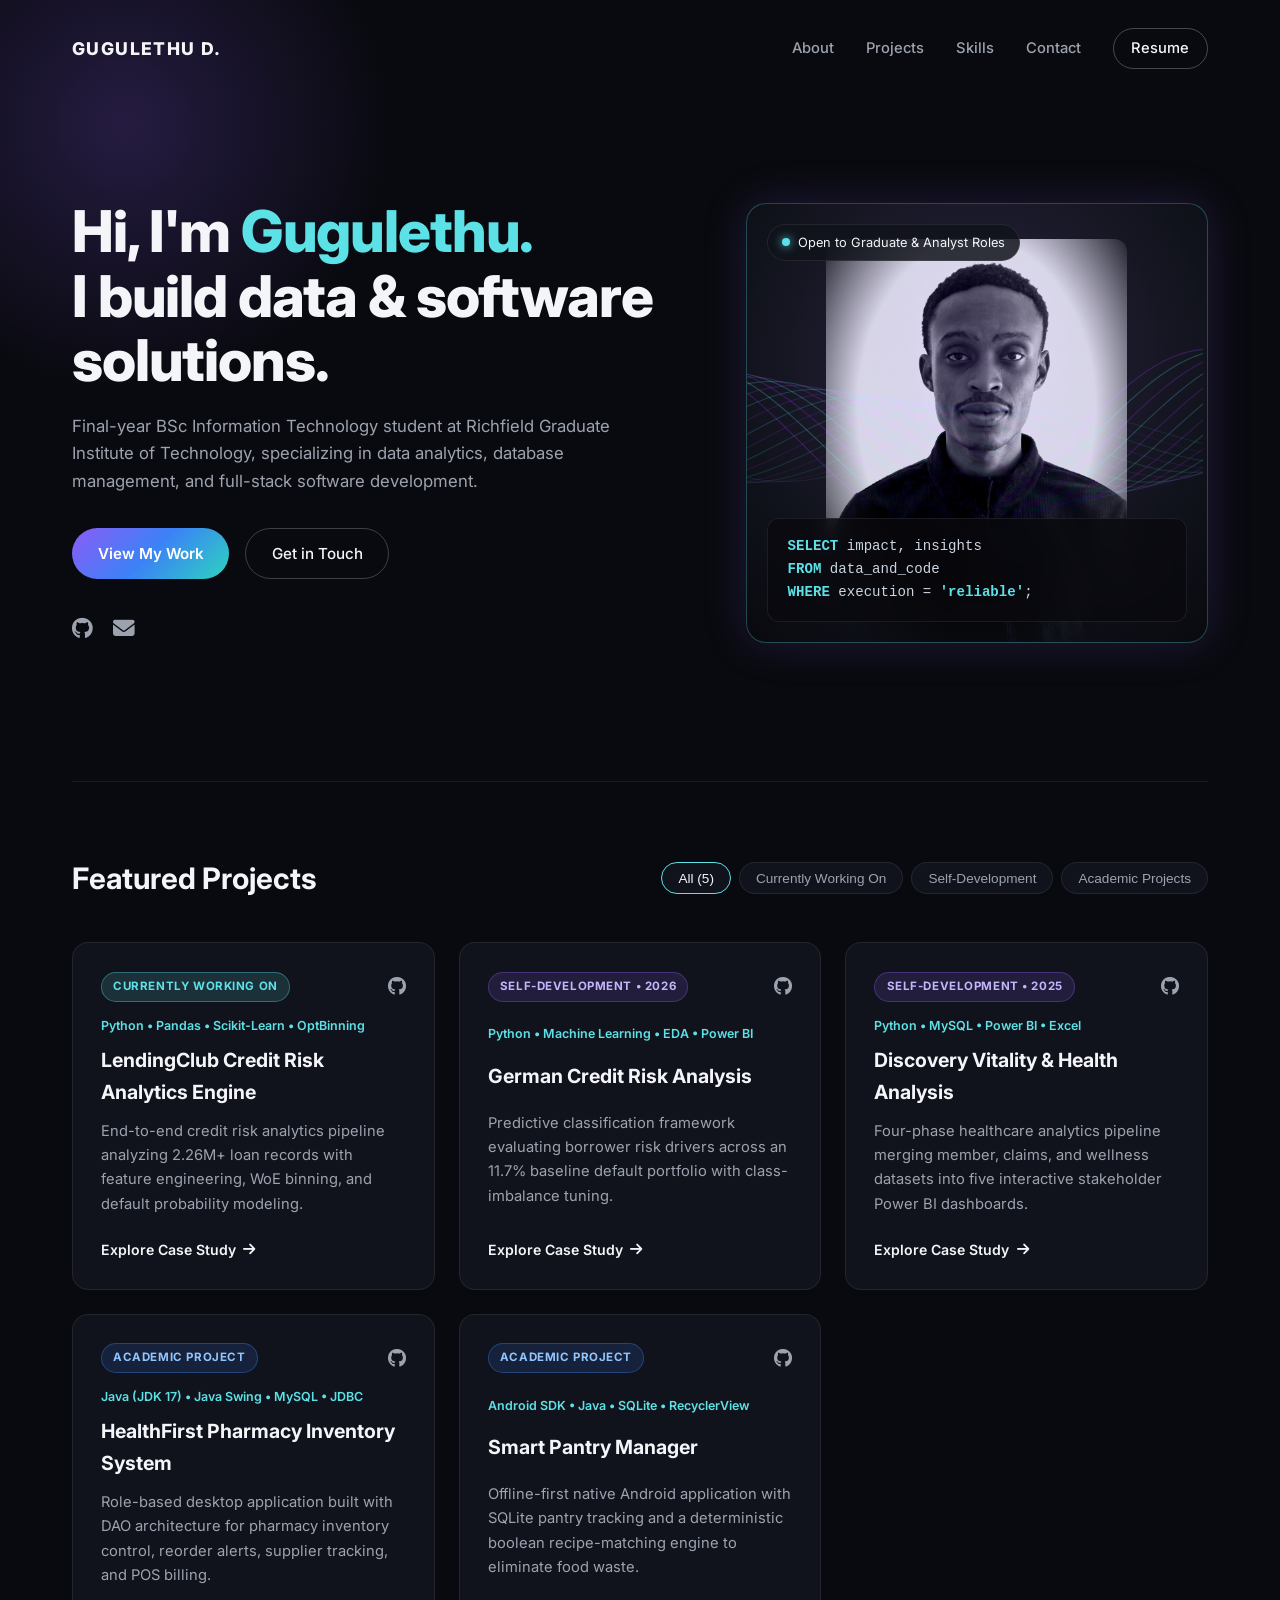
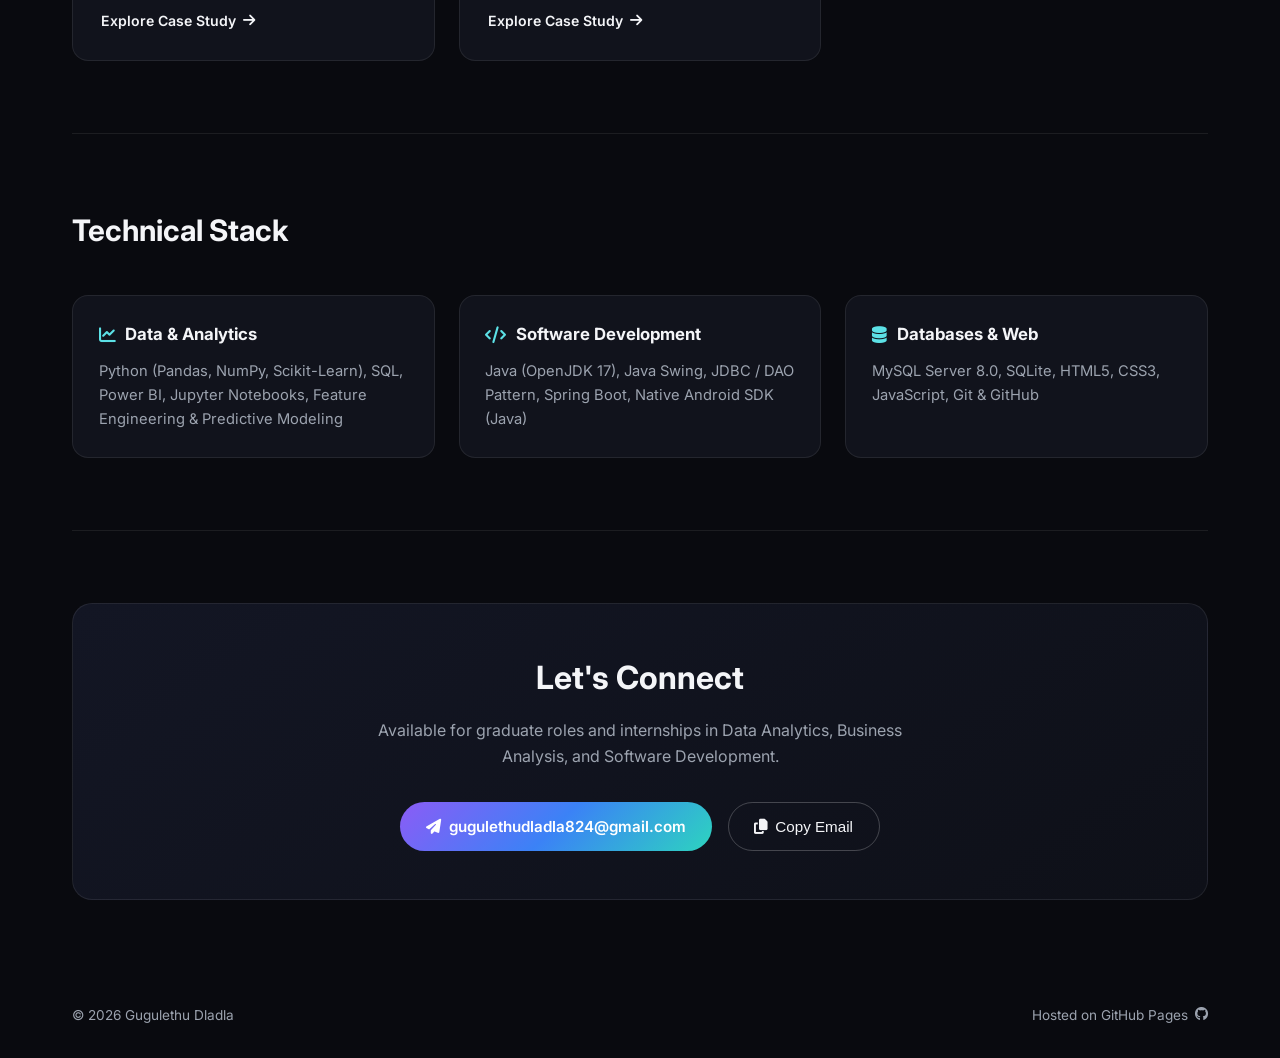
<file: index.html>
<!DOCTYPE html>
<html lang="en">
<head>
  <meta charset="UTF-8" />
  <meta name="viewport" content="width=device-width, initial-scale=1.0" />
  <title>Gugulethu Dladla | Data Analytics &amp; Software Development</title>
  <link rel="preconnect" href="https://fonts.googleapis.com" />
  <link rel="preconnect" href="https://fonts.gstatic.com" crossorigin />
  <link href="https://fonts.googleapis.com/css2?family=Inter:wght@300;400;500;600;700;800&display=swap" rel="stylesheet" />
  <link rel="stylesheet" href="https://cdnjs.cloudflare.com/ajax/libs/font-awesome/6.5.0/css/all.min.css" />
  <link rel="stylesheet" href="style.css" />
</head>
<body>
  <div class="ambient-glow"></div>

  <!-- Navigation -->
  <header class="navbar">
    <a href="index.html" class="logo">GUGULETHU D.</a>
    <nav class="nav-links" id="navLinks">
      <a href="#about">About</a>
      <a href="#projects">Projects</a>
      <a href="#skills">Skills</a>
      <a href="#contact">Contact</a>
      <a href="#contact" class="btn-outline-sm">Resume</a>
    </nav>
    <button class="menu-toggle" id="menuToggle" aria-label="Toggle Menu">
      <i class="fas fa-bars"></i>
    </button>
  </header>

  <main>
    <!-- Hero Section -->
    <section class="hero" id="about">
      <div class="hero-content">
        <h1>Hi, I'm <span class="accent-text">Gugulethu.</span><br />I build data &amp; software solutions.</h1>
        <p class="hero-subtitle">
          Final-year BSc Information Technology student at Richfield Graduate Institute of Technology, specializing in data analytics, database management, and full-stack software development.
        </p>
        <div class="hero-cta">
          <a href="#projects" class="btn-primary">View My Work</a>
          <a href="#contact" class="btn-secondary">Get in Touch</a>
        </div>
        <div class="hero-socials">
          <a href="https://github.com/Gugulethu-DataAnalyst" target="_blank" rel="noopener" aria-label="GitHub">
            <i class="fab fa-github"></i>
          </a>
          <a href="mailto:gugulethudladla824@gmail.com" aria-label="Email">
            <i class="fas fa-envelope"></i>
          </a>
        </div>
      </div>

      <div class="hero-visual">
        <div class="visual-frame">
          <canvas id="waveCanvas"></canvas>
          <img
            src="profile.jpeg"
            alt="Gugulethu Dladla"
            class="profile-portrait"
          />
          <div class="visual-overlay">
            <div class="status-badge">
              <span class="pulse-dot"></span> Open to Graduate &amp; Analyst Roles
            </div>
            <div class="code-snippet">
              <span>SELECT</span> impact, insights<br />
              <span>FROM</span> data_and_code<br />
              <span>WHERE</span> execution = <span>'reliable'</span>;
            </div>
          </div>
        </div>
      </div>
    </section>

    <!-- Projects Section -->
    <section class="section" id="projects">
      <div class="section-header">
        <h2>Featured Projects</h2>
        <div class="filter-tabs" id="filterTabs">
          <button class="filter-btn active" data-filter="all">All (5)</button>
          <button class="filter-btn" data-filter="active">Currently Working On</button>
          <button class="filter-btn" data-filter="self-dev">Self-Development</button>
          <button class="filter-btn" data-filter="school">Academic Projects</button>
        </div>
      </div>

      <div class="projects-grid" id="projectsGrid">
        <!-- 1. Currently Working On: LendingClub Credit Risk Analytics Engine -->
        <article class="project-card" data-category="active">
          <div class="card-top">
            <span class="tag-badge badge-active">Currently Working On</span>
            <a href="https://github.com/Gugulethu-DataAnalyst/LendingClub_credit-risk-analytics-engine" target="_blank" rel="noopener" aria-label="GitHub Repo">
              <i class="fab fa-github"></i>
            </a>
          </div>
          <span class="tech-line">Python • Pandas • Scikit-Learn • OptBinning</span>
          <h3>LendingClub Credit Risk Analytics Engine</h3>
          <p>End-to-end credit risk analytics pipeline analyzing 2.26M+ loan records with feature engineering, WoE binning, and default probability modeling.</p>
          <a href="projects/lendingclub-credit-risk.html" class="card-link">
            Explore Case Study <i class="fas fa-arrow-right"></i>
          </a>
        </article>

        <!-- 2. Self-Development: German Credit Risk Analysis -->
        <article class="project-card" data-category="self-dev">
          <div class="card-top">
            <span class="tag-badge badge-self">Self-Development • 2026</span>
            <a href="https://github.com/Gugulethu-DataAnalyst/German_credit_Check-Analysis" target="_blank" rel="noopener" aria-label="GitHub Repo">
              <i class="fab fa-github"></i>
            </a>
          </div>
          <span class="tech-line">Python • Machine Learning • EDA • Power BI</span>
          <h3>German Credit Risk Analysis</h3>
          <p>Predictive classification framework evaluating borrower risk drivers across an 11.7% baseline default portfolio with class-imbalance tuning.</p>
          <a href="projects/german-credit-risk.html" class="card-link">
            Explore Case Study <i class="fas fa-arrow-right"></i>
          </a>
        </article>

        <!-- 3. Self-Development: Discovery Vitality & Health Analysis -->
        <article class="project-card" data-category="self-dev">
          <div class="card-top">
            <span class="tag-badge badge-self">Self-Development • 2025</span>
            <a href="https://github.com/Gugulethu-DataAnalyst/discovery-health-analysis" target="_blank" rel="noopener" aria-label="GitHub Repo">
              <i class="fab fa-github"></i>
            </a>
          </div>
          <span class="tech-line">Python • MySQL • Power BI • Excel</span>
          <h3>Discovery Vitality &amp; Health Analysis</h3>
          <p>Four-phase healthcare analytics pipeline merging member, claims, and wellness datasets into five interactive stakeholder Power BI dashboards.</p>
          <a href="projects/discovery.html" class="card-link">
            Explore Case Study <i class="fas fa-arrow-right"></i>
          </a>
        </article>

        <!-- 4. School Project: HealthFirst Pharmacy Inventory Management System -->
        <article class="project-card" data-category="school">
          <div class="card-top">
            <span class="tag-badge badge-school">Academic Project</span>
            <a href="https://github.com/Gugulethu-DataAnalyst/pharmaceuaticalDatabseSystem" target="_blank" rel="noopener" aria-label="GitHub Repo">
              <i class="fab fa-github"></i>
            </a>
          </div>
          <span class="tech-line">Java (JDK 17) • Java Swing • MySQL • JDBC</span>
          <h3>HealthFirst Pharmacy Inventory System</h3>
          <p>Role-based desktop application built with DAO architecture for pharmacy inventory control, reorder alerts, supplier tracking, and POS billing.</p>
          <a href="projects/pharmaceutical-pims.html" class="card-link">
            Explore Case Study <i class="fas fa-arrow-right"></i>
          </a>
        </article>

        <!-- 5. School Project: Smart Pantry Manager -->
        <article class="project-card" data-category="school">
          <div class="card-top">
            <span class="tag-badge badge-school">Academic Project</span>
            <a href="https://github.com/Gugulethu-DataAnalyst/SmartPantryManager" target="_blank" rel="noopener" aria-label="GitHub Repo">
              <i class="fab fa-github"></i>
            </a>
          </div>
          <span class="tech-line">Android SDK • Java • SQLite • RecyclerView</span>
          <h3>Smart Pantry Manager</h3>
          <p>Offline-first native Android application with SQLite pantry tracking and a deterministic boolean recipe-matching engine to eliminate food waste.</p>
          <a href="projects/smart-pantry-manager.html" class="card-link">
            Explore Case Study <i class="fas fa-arrow-right"></i>
          </a>
        </article>
      </div>
    </section>

    <!-- Skills Section -->
    <section class="section" id="skills">
      <div class="section-header">
        <h2>Technical Stack</h2>
      </div>
      <div class="skills-grid">
        <div class="skill-box">
          <h4><i class="fas fa-chart-line"></i> Data &amp; Analytics</h4>
          <p>Python (Pandas, NumPy, Scikit-Learn), SQL, Power BI, Jupyter Notebooks, Feature Engineering &amp; Predictive Modeling</p>
        </div>
        <div class="skill-box">
          <h4><i class="fas fa-code"></i> Software Development</h4>
          <p>Java (OpenJDK 17), Java Swing, JDBC / DAO Pattern, Spring Boot, Native Android SDK (Java)</p>
        </div>
        <div class="skill-box">
          <h4><i class="fas fa-database"></i> Databases &amp; Web</h4>
          <p>MySQL Server 8.0, SQLite, HTML5, CSS3, JavaScript, Git &amp; GitHub</p>
        </div>
      </div>
    </section>

    <!-- Contact Section -->
    <section class="section contact-section" id="contact">
      <div class="contact-card">
        <h2>Let's Connect</h2>
        <p>Available for graduate roles and internships in Data Analytics, Business Analysis, and Software Development.</p>
        <div class="contact-actions">
          <a href="mailto:gugulethudladla824@gmail.com" class="btn-primary">
            <i class="fas fa-paper-plane"></i> gugulethudladla824@gmail.com
          </a>
          <button class="btn-secondary" id="copyEmailBtn">
            <i class="fas fa-copy"></i> Copy Email
          </button>
        </div>
      </div>
    </section>
  </main>

  <footer class="footer">
    <span>&copy; 2026 Gugulethu Dladla</span>
    <a href="https://github.com/Gugulethu-DataAnalyst" target="_blank" rel="noopener" class="gh-badge">
      Hosted on GitHub Pages <i class="fab fa-github"></i>
    </a>
  </footer>

  <script src="script.js"></script>
</body>
</html>
</file>
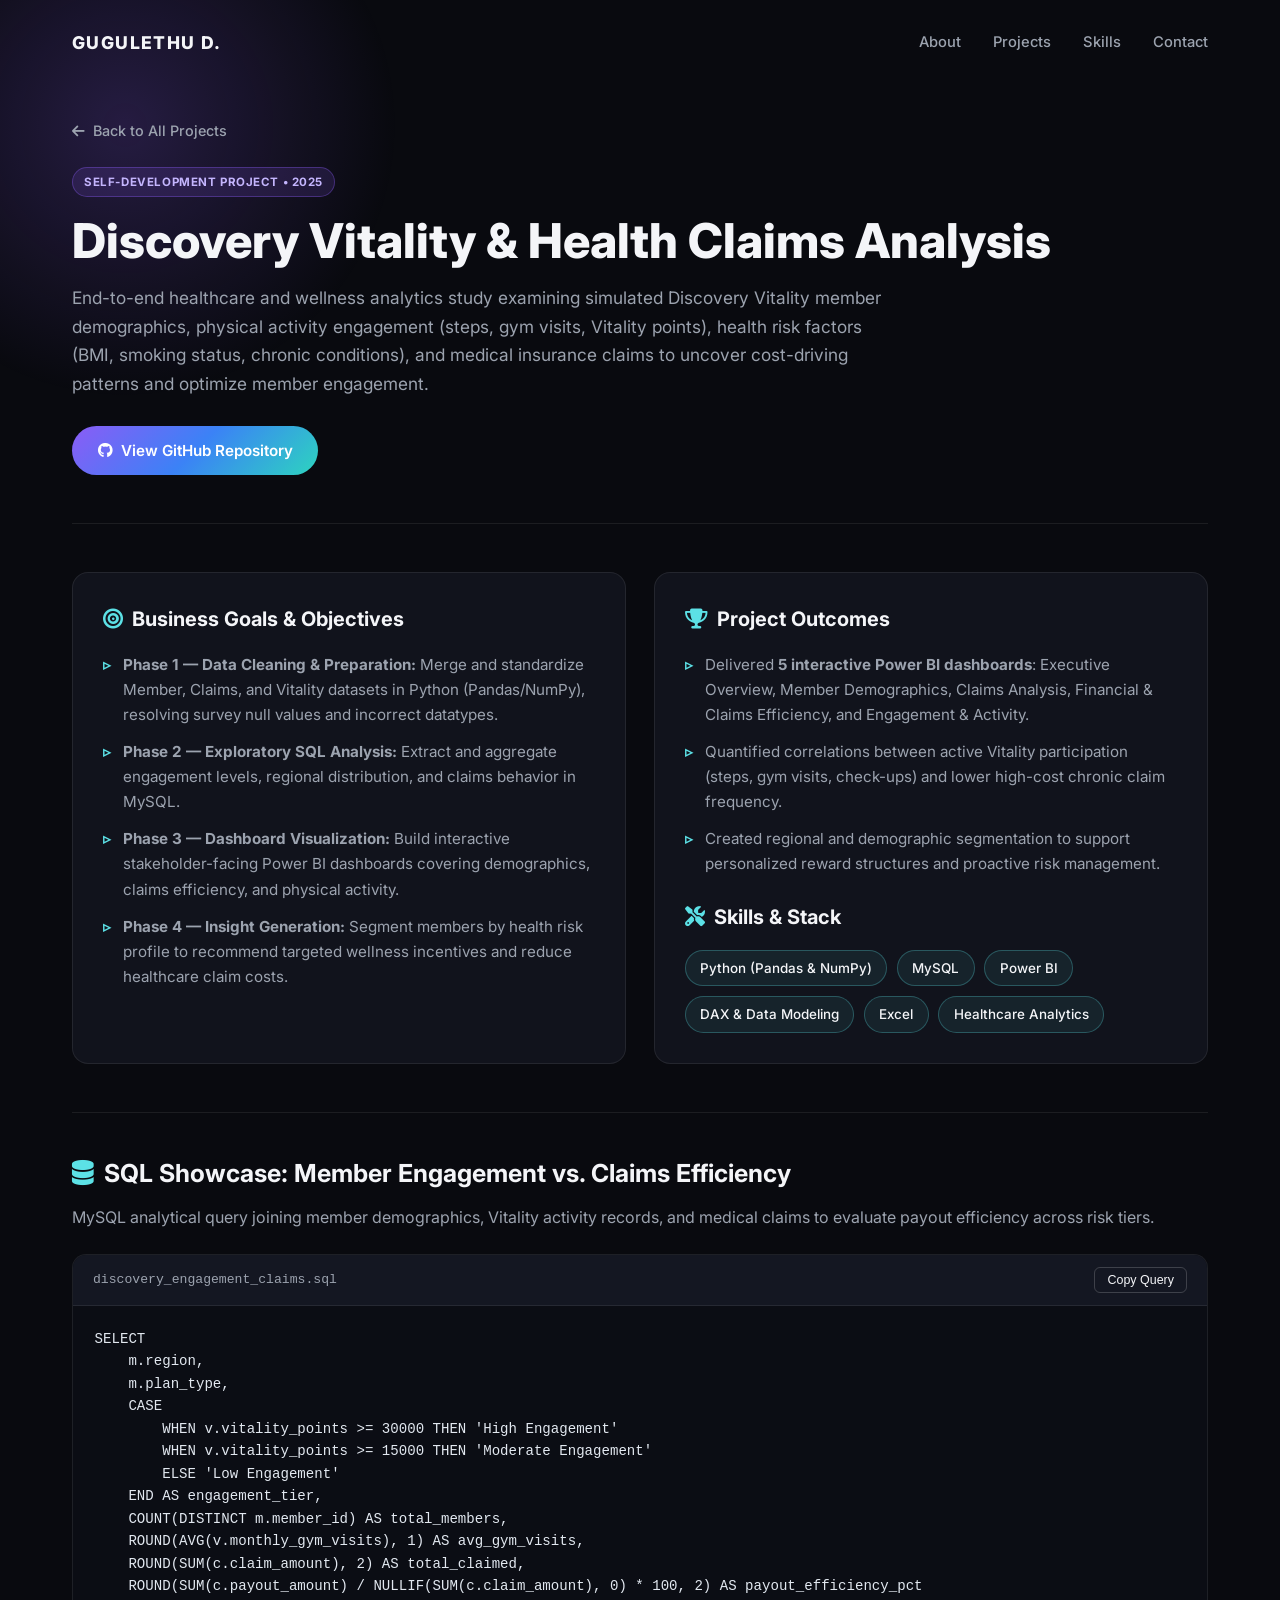
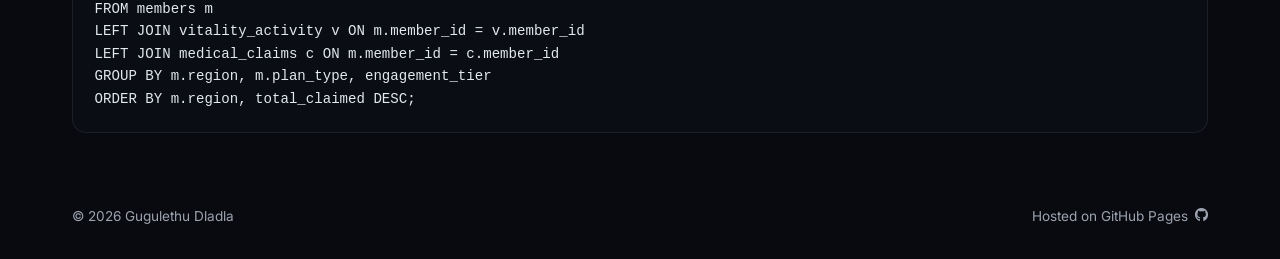
<file: projects/discovery.html>
<!DOCTYPE html>
<html lang="en">
<head>
  <meta charset="UTF-8" />
  <meta name="viewport" content="width=device-width, initial-scale=1.0" />
  <title>Discovery Vitality &amp; Health Analysis | Gugulethu Dladla</title>
  <link rel="preconnect" href="https://fonts.googleapis.com" />
  <link rel="preconnect" href="https://fonts.gstatic.com" crossorigin />
  <link href="https://fonts.googleapis.com/css2?family=Inter:wght@300;400;500;600;700;800&display=swap" rel="stylesheet" />
  <link rel="stylesheet" href="https://cdnjs.cloudflare.com/ajax/libs/font-awesome/6.5.0/css/all.min.css" />
  <link rel="stylesheet" href="../style.css" />
</head>
<body>
  <div class="ambient-glow"></div>

  <header class="navbar">
    <a href="../index.html" class="logo">GUGULETHU D.</a>
    <nav class="nav-links" id="navLinks">
      <a href="../index.html#about">About</a>
      <a href="../index.html#projects">Projects</a>
      <a href="../index.html#skills">Skills</a>
      <a href="../index.html#contact">Contact</a>
    </nav>
    <button class="menu-toggle" id="menuToggle" aria-label="Toggle Menu">
      <i class="fas fa-bars"></i>
    </button>
  </header>

  <main>
    <section class="case-header">
      <a href="../index.html#projects" class="back-link"><i class="fas fa-arrow-left"></i> Back to All Projects</a>
      <div class="case-meta">
        <span class="tag-badge badge-self">Self-Development Project • 2025</span>
      </div>
      <h1>Discovery Vitality &amp; Health Claims Analysis</h1>
      <p class="case-lead">
        End-to-end healthcare and wellness analytics study examining simulated Discovery Vitality member demographics, physical activity engagement (steps, gym visits, Vitality points), health risk factors (BMI, smoking status, chronic conditions), and medical insurance claims to uncover cost-driving patterns and optimize member engagement.
      </p>
      <div class="case-actions">
        <a href="https://github.com/Gugulethu-DataAnalyst/discovery-health-analysis" target="_blank" rel="noopener" class="btn-primary">
          <i class="fab fa-github"></i> View GitHub Repository
        </a>
      </div>
    </section>

    <section class="case-grid-2">
      <div class="detail-card">
        <h2><i class="fas fa-bullseye"></i> Business Goals &amp; Objectives</h2>
        <ul class="detail-list">
          <li><strong>Phase 1 — Data Cleaning &amp; Preparation:</strong> Merge and standardize Member, Claims, and Vitality datasets in Python (Pandas/NumPy), resolving survey null values and incorrect datatypes.</li>
          <li><strong>Phase 2 — Exploratory SQL Analysis:</strong> Extract and aggregate engagement levels, regional distribution, and claims behavior in MySQL.</li>
          <li><strong>Phase 3 — Dashboard Visualization:</strong> Build interactive stakeholder-facing Power BI dashboards covering demographics, claims efficiency, and physical activity.</li>
          <li><strong>Phase 4 — Insight Generation:</strong> Segment members by health risk profile to recommend targeted wellness incentives and reduce healthcare claim costs.</li>
        </ul>
      </div>

      <div class="detail-card">
        <h2><i class="fas fa-trophy"></i> Project Outcomes</h2>
        <ul class="detail-list">
          <li>Delivered <strong>5 interactive Power BI dashboards</strong>: Executive Overview, Member Demographics, Claims Analysis, Financial &amp; Claims Efficiency, and Engagement &amp; Activity.</li>
          <li>Quantified correlations between active Vitality participation (steps, gym visits, check-ups) and lower high-cost chronic claim frequency.</li>
          <li>Created regional and demographic segmentation to support personalized reward structures and proactive risk management.</li>
        </ul>
        <h2 style="margin-top: 1.5rem;"><i class="fas fa-tools"></i> Skills &amp; Stack</h2>
        <div class="skills-pills">
          <span class="skill-pill">Python (Pandas &amp; NumPy)</span>
          <span class="skill-pill">MySQL</span>
          <span class="skill-pill">Power BI</span>
          <span class="skill-pill">DAX &amp; Data Modeling</span>
          <span class="skill-pill">Excel</span>
          <span class="skill-pill">Healthcare Analytics</span>
        </div>
      </div>
    </section>

    <section class="case-block">
      <h2><i class="fas fa-database"></i> SQL Showcase: Member Engagement vs. Claims Efficiency</h2>
      <p>MySQL analytical query joining member demographics, Vitality activity records, and medical claims to evaluate payout efficiency across risk tiers.</p>
      <div class="code-window">
        <div class="code-window-header">
          <span>discovery_engagement_claims.sql</span>
          <button class="copy-code-btn">Copy Query</button>
        </div>
        <pre>SELECT 
    m.region,
    m.plan_type,
    CASE 
        WHEN v.vitality_points >= 30000 THEN 'High Engagement'
        WHEN v.vitality_points >= 15000 THEN 'Moderate Engagement'
        ELSE 'Low Engagement'
    END AS engagement_tier,
    COUNT(DISTINCT m.member_id) AS total_members,
    ROUND(AVG(v.monthly_gym_visits), 1) AS avg_gym_visits,
    ROUND(SUM(c.claim_amount), 2) AS total_claimed,
    ROUND(SUM(c.payout_amount) / NULLIF(SUM(c.claim_amount), 0) * 100, 2) AS payout_efficiency_pct
FROM members m
LEFT JOIN vitality_activity v ON m.member_id = v.member_id
LEFT JOIN medical_claims c ON m.member_id = c.member_id
GROUP BY m.region, m.plan_type, engagement_tier
ORDER BY m.region, total_claimed DESC;</pre>
      </div>
    </section>

    <!--I will update this in the next sprint

    <section class="case-block">
      <h2><i class="fas fa-chart-pie"></i> Power BI Executive &amp; Claims Dashboards</h2>
      <p>Interactive Power BI reporting suite visualizing member demographics, payout efficiency, and Vitality engagement trends.</p>
      <div class="visual-showcase">
        <img src="../assets/images/discovery-dashboard.png" alt="Discovery Vitality Power BI Dashboard" />
        <p class="visual-caption">Save your Power BI dashboard screenshot as <code>assets/images/discovery-dashboard.png</code> to display it here.</p>
      </div>
    </section>
    -->
  </main>

  <footer class="footer">
    <span>&copy; 2026 Gugulethu Dladla</span>
    <a href="https://github.com/Gugulethu-DataAnalyst" target="_blank" rel="noopener" class="gh-badge">
      Hosted on GitHub Pages <i class="fab fa-github"></i>
    </a>
  </footer>
  <script src="../script.js"></script>
</body>
</html>
</file>
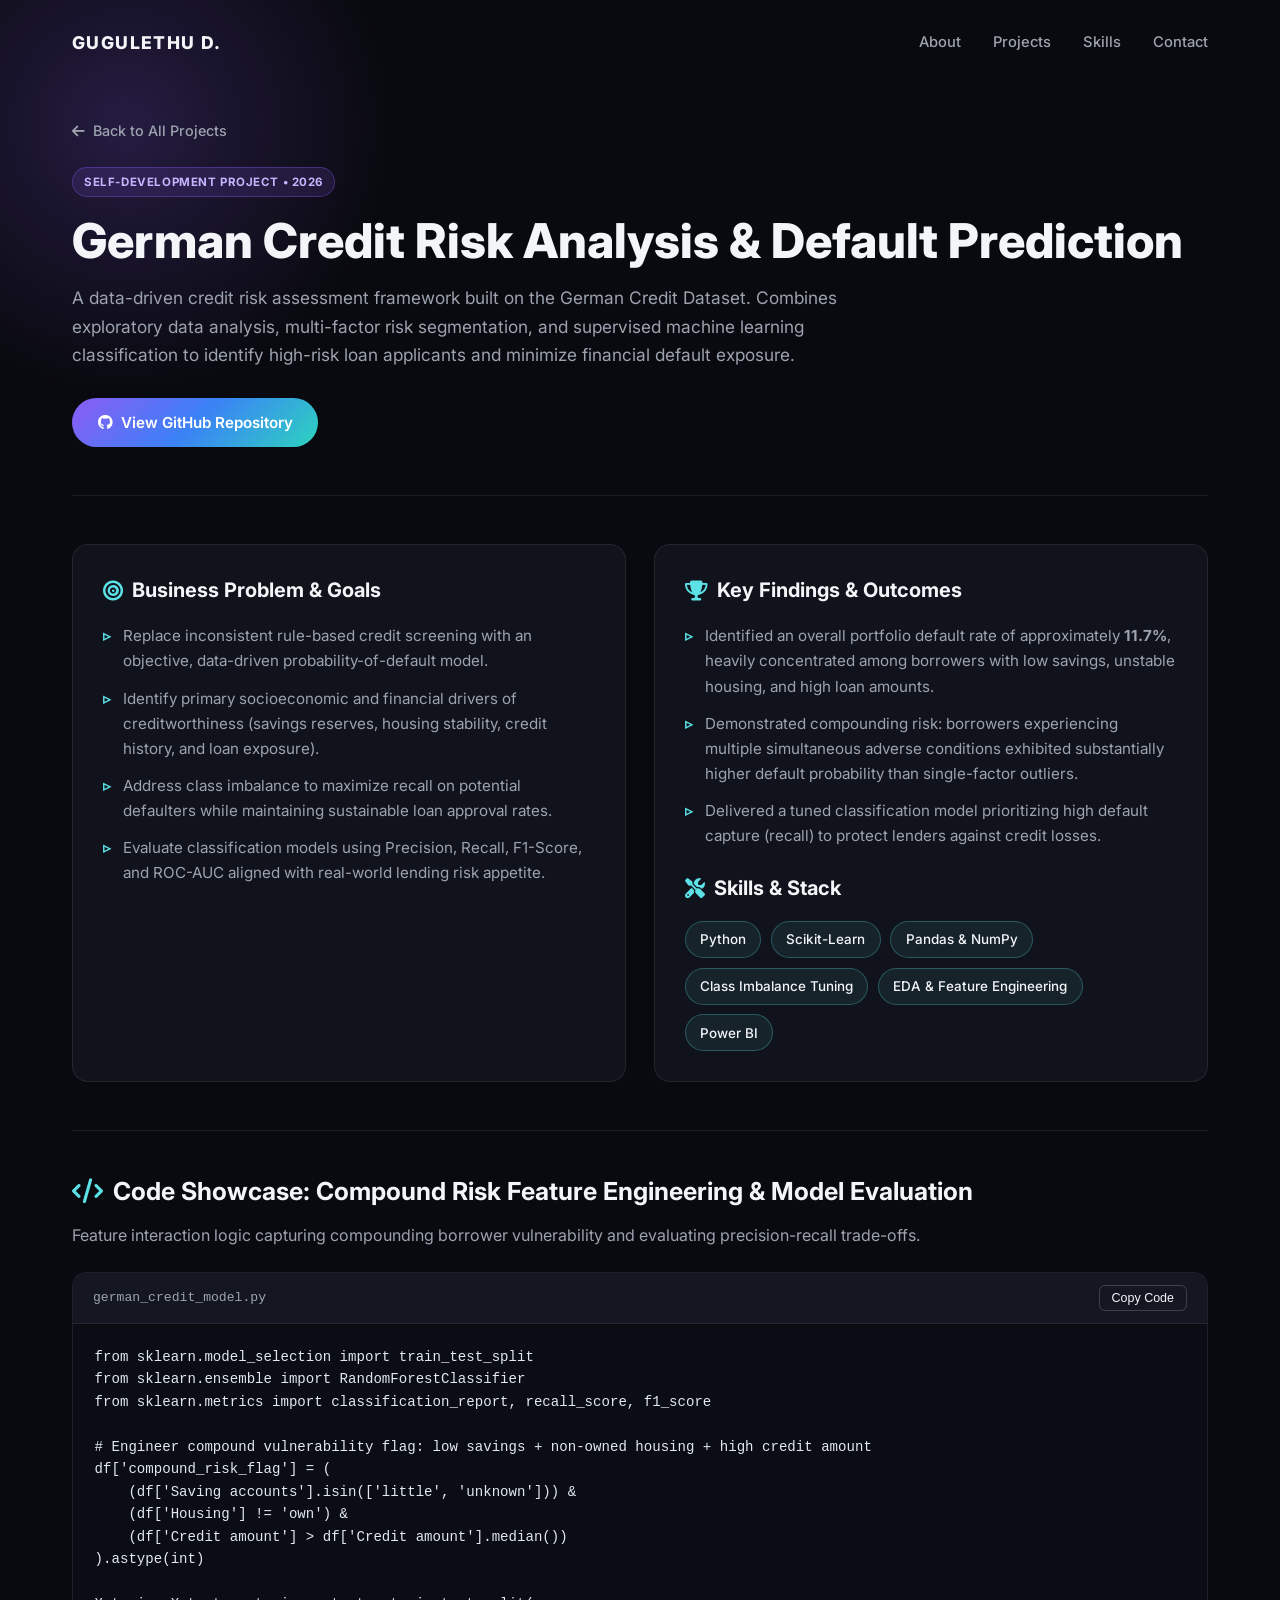
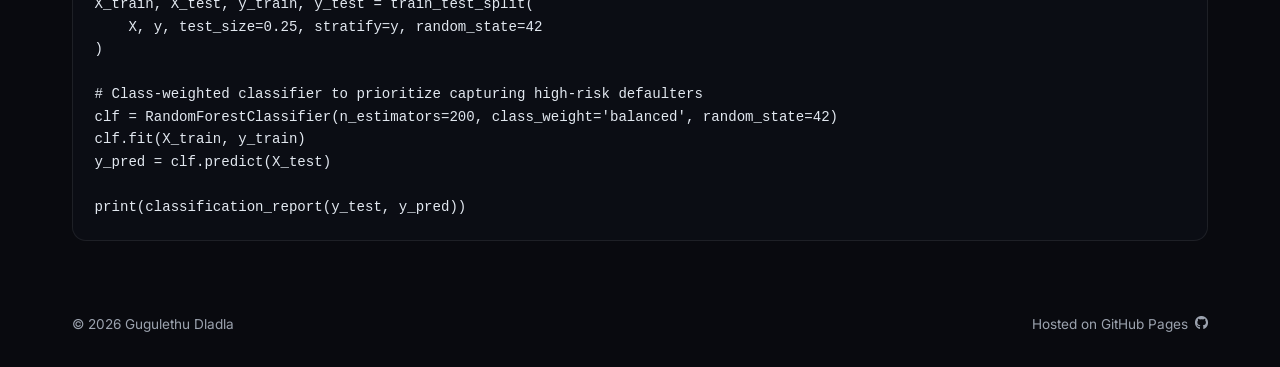
<file: projects/german-credit-risk.html>
<!DOCTYPE html>
<html lang="en">
<head>
  <meta charset="UTF-8" />
  <meta name="viewport" content="width=device-width, initial-scale=1.0" />
  <title>German Credit Risk Analysis | Gugulethu Dladla</title>
  <link rel="preconnect" href="https://fonts.googleapis.com" />
  <link rel="preconnect" href="https://fonts.gstatic.com" crossorigin />
  <link href="https://fonts.googleapis.com/css2?family=Inter:wght@300;400;500;600;700;800&display=swap" rel="stylesheet" />
  <link rel="stylesheet" href="https://cdnjs.cloudflare.com/ajax/libs/font-awesome/6.5.0/css/all.min.css" />
  <link rel="stylesheet" href="../style.css" />
</head>
<body>
  <div class="ambient-glow"></div>

  <header class="navbar">
    <a href="../index.html" class="logo">GUGULETHU D.</a>
    <nav class="nav-links" id="navLinks">
      <a href="../index.html#about">About</a>
      <a href="../index.html#projects">Projects</a>
      <a href="../index.html#skills">Skills</a>
      <a href="../index.html#contact">Contact</a>
    </nav>
    <button class="menu-toggle" id="menuToggle" aria-label="Toggle Menu">
      <i class="fas fa-bars"></i>
    </button>
  </header>

  <main>
    <section class="case-header">
      <a href="../index.html#projects" class="back-link"><i class="fas fa-arrow-left"></i> Back to All Projects</a>
      <div class="case-meta">
        <span class="tag-badge badge-self">Self-Development Project • 2026</span>
      </div>
      <h1>German Credit Risk Analysis &amp; Default Prediction</h1>
      <p class="case-lead">
        A data-driven credit risk assessment framework built on the German Credit Dataset. Combines exploratory data analysis, multi-factor risk segmentation, and supervised machine learning classification to identify high-risk loan applicants and minimize financial default exposure.
      </p>
      <div class="case-actions">
        <a href="https://github.com/Gugulethu-DataAnalyst/German_credit_Check-Analysis" target="_blank" rel="noopener" class="btn-primary">
          <i class="fab fa-github"></i> View GitHub Repository
        </a>
      </div>
    </section>

    <section class="case-grid-2">
      <div class="detail-card">
        <h2><i class="fas fa-bullseye"></i> Business Problem &amp; Goals</h2>
        <ul class="detail-list">
          <li>Replace inconsistent rule-based credit screening with an objective, data-driven probability-of-default model.</li>
          <li>Identify primary socioeconomic and financial drivers of creditworthiness (savings reserves, housing stability, credit history, and loan exposure).</li>
          <li>Address class imbalance to maximize recall on potential defaulters while maintaining sustainable loan approval rates.</li>
          <li>Evaluate classification models using Precision, Recall, F1-Score, and ROC-AUC aligned with real-world lending risk appetite.</li>
        </ul>
      </div>

      <div class="detail-card">
        <h2><i class="fas fa-trophy"></i> Key Findings &amp; Outcomes</h2>
        <ul class="detail-list">
          <li>Identified an overall portfolio default rate of approximately <strong>11.7%</strong>, heavily concentrated among borrowers with low savings, unstable housing, and high loan amounts.</li>
          <li>Demonstrated compounding risk: borrowers experiencing multiple simultaneous adverse conditions exhibited substantially higher default probability than single-factor outliers.</li>
          <li>Delivered a tuned classification model prioritizing high default capture (recall) to protect lenders against credit losses.</li>
        </ul>
        <h2 style="margin-top: 1.5rem;"><i class="fas fa-tools"></i> Skills &amp; Stack</h2>
        <div class="skills-pills">
          <span class="skill-pill">Python</span>
          <span class="skill-pill">Scikit-Learn</span>
          <span class="skill-pill">Pandas &amp; NumPy</span>
          <span class="skill-pill">Class Imbalance Tuning</span>
          <span class="skill-pill">EDA &amp; Feature Engineering</span>
          <span class="skill-pill">Power BI</span>
        </div>
      </div>
    </section>

    <section class="case-block">
      <h2><i class="fas fa-code"></i> Code Showcase: Compound Risk Feature Engineering &amp; Model Evaluation</h2>
      <p>Feature interaction logic capturing compounding borrower vulnerability and evaluating precision-recall trade-offs.</p>
      <div class="code-window">
        <div class="code-window-header">
          <span>german_credit_model.py</span>
          <button class="copy-code-btn">Copy Code</button>
        </div>
        <pre>from sklearn.model_selection import train_test_split
from sklearn.ensemble import RandomForestClassifier
from sklearn.metrics import classification_report, recall_score, f1_score

# Engineer compound vulnerability flag: low savings + non-owned housing + high credit amount
df['compound_risk_flag'] = (
    (df['Saving accounts'].isin(['little', 'unknown'])) &
    (df['Housing'] != 'own') &
    (df['Credit amount'] > df['Credit amount'].median())
).astype(int)

X_train, X_test, y_train, y_test = train_test_split(
    X, y, test_size=0.25, stratify=y, random_state=42
)

# Class-weighted classifier to prioritize capturing high-risk defaulters
clf = RandomForestClassifier(n_estimators=200, class_weight='balanced', random_state=42)
clf.fit(X_train, y_train)
y_pred = clf.predict(X_test)

print(classification_report(y_test, y_pred))</pre>
      </div>
    </section>

    <!--I will update this in the next sprint
    
    <section class="case-block">
      <h2><i class="fas fa-chart-area"></i> Risk Segmentation &amp; Model Performance Visuals</h2>
      <p>Default concentration across savings tiers, housing status, and credit exposure brackets.</p>
      <div class="visual-showcase">
        <img src="../assets/images/german-credit-dashboard.png" alt="German Credit Risk Analysis Visuals" />
        <p class="visual-caption">Save your Power BI or model evaluation chart as <code>assets/images/german-credit-dashboard.png</code> to display it here.</p>
      </div>
    </section>

    -->
  </main>

  <footer class="footer">
    <span>&copy; 2026 Gugulethu Dladla</span>
    <a href="https://github.com/Gugulethu-DataAnalyst" target="_blank" rel="noopener" class="gh-badge">
      Hosted on GitHub Pages <i class="fab fa-github"></i>
    </a>
  </footer>
  <script src="../script.js"></script>
</body>
</html>
</file>
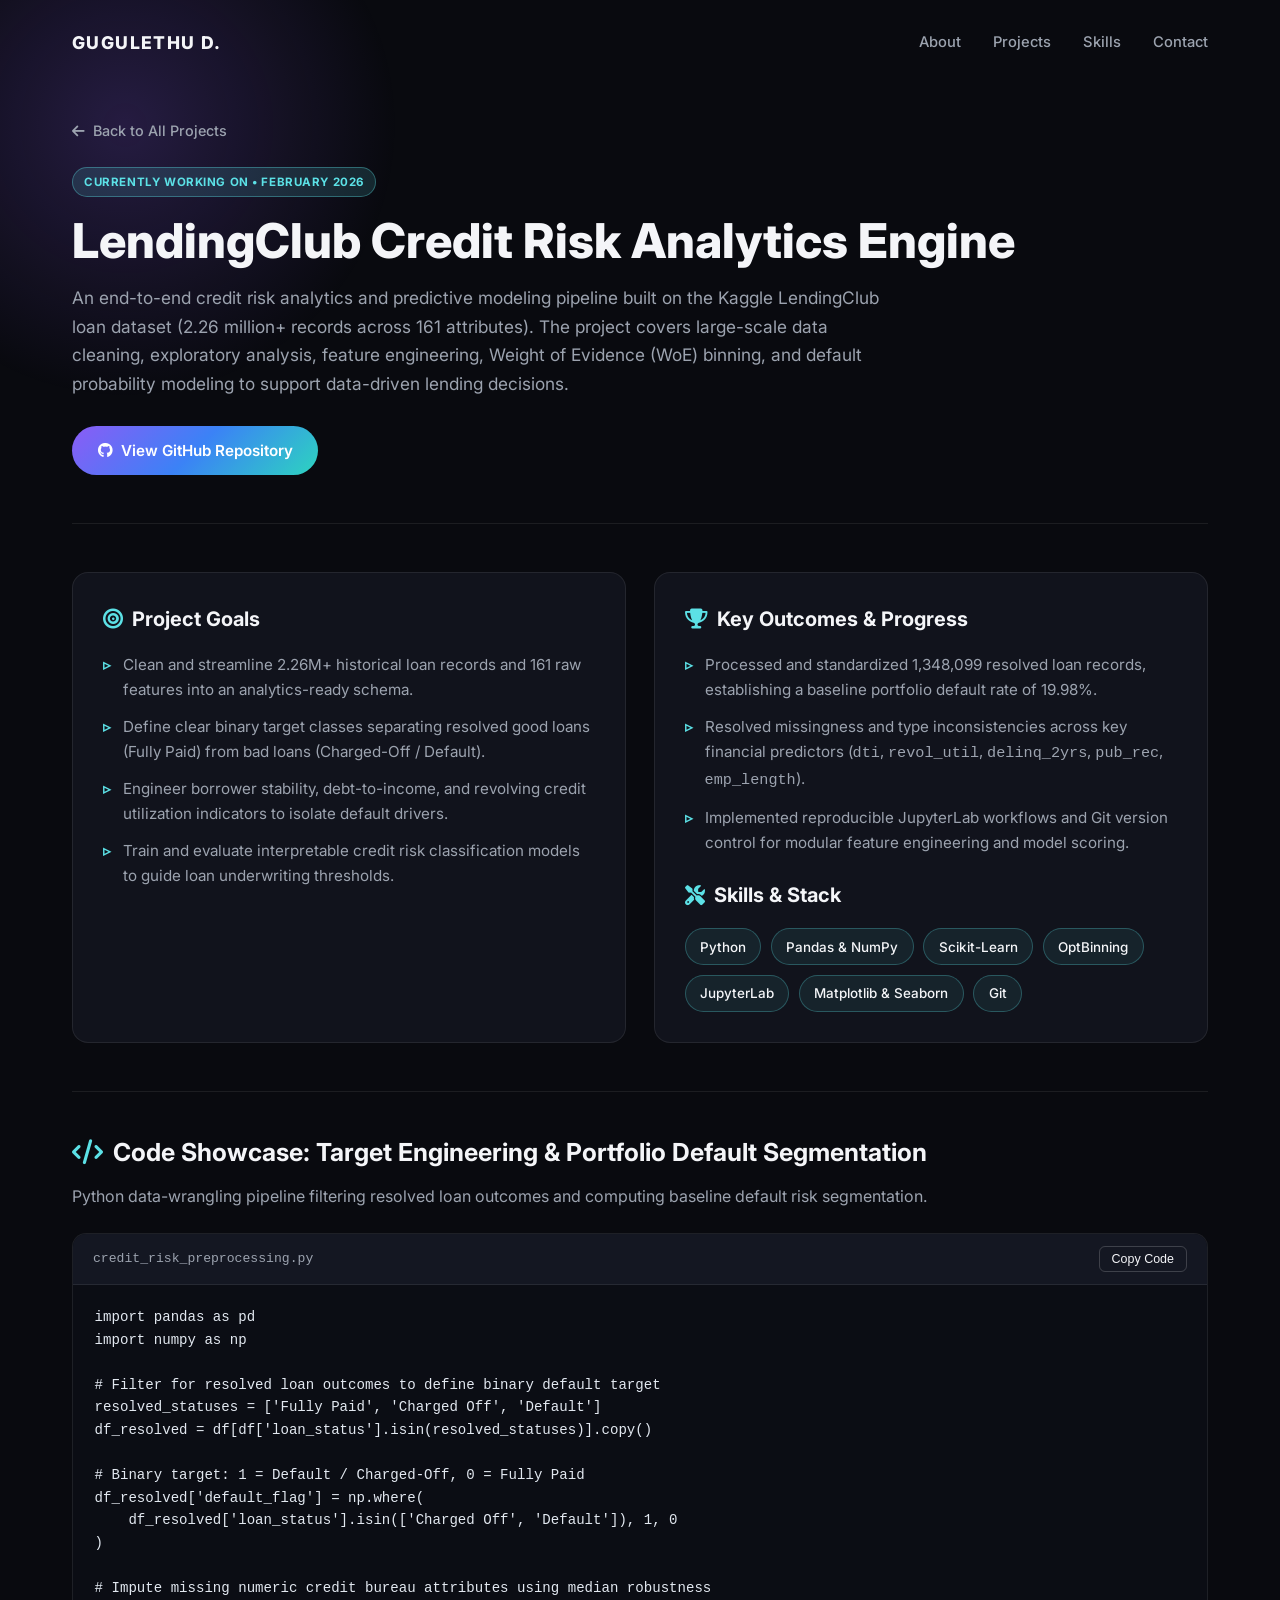
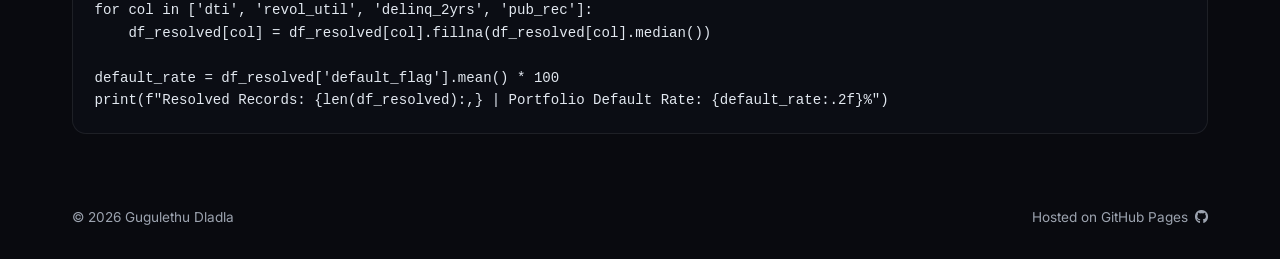
<file: projects/lendingclub-credit-risk.html>
<!DOCTYPE html>
<html lang="en">
<head>
  <meta charset="UTF-8" />
  <meta name="viewport" content="width=device-width, initial-scale=1.0" />
  <title>LendingClub Credit Risk Analytics Engine | Gugulethu Dladla</title>
  <link rel="preconnect" href="https://fonts.googleapis.com" />
  <link rel="preconnect" href="https://fonts.gstatic.com" crossorigin />
  <link href="https://fonts.googleapis.com/css2?family=Inter:wght@300;400;500;600;700;800&display=swap" rel="stylesheet" />
  <link rel="stylesheet" href="https://cdnjs.cloudflare.com/ajax/libs/font-awesome/6.5.0/css/all.min.css" />
  <link rel="stylesheet" href="../style.css" />
</head>
<body>
  <div class="ambient-glow"></div>

  <header class="navbar">
    <a href="../index.html" class="logo">GUGULETHU D.</a>
    <nav class="nav-links" id="navLinks">
      <a href="../index.html#about">About</a>
      <a href="../index.html#projects">Projects</a>
      <a href="../index.html#skills">Skills</a>
      <a href="../index.html#contact">Contact</a>
    </nav>
    <button class="menu-toggle" id="menuToggle" aria-label="Toggle Menu">
      <i class="fas fa-bars"></i>
    </button>
  </header>

  <main>
    <section class="case-header">
      <a href="../index.html#projects" class="back-link"><i class="fas fa-arrow-left"></i> Back to All Projects</a>
      <div class="case-meta">
        <span class="tag-badge badge-active">Currently Working On • February 2026</span>
      </div>
      <h1>LendingClub Credit Risk Analytics Engine</h1>
      <p class="case-lead">
        An end-to-end credit risk analytics and predictive modeling pipeline built on the Kaggle LendingClub loan dataset (2.26 million+ records across 161 attributes). The project covers large-scale data cleaning, exploratory analysis, feature engineering, Weight of Evidence (WoE) binning, and default probability modeling to support data-driven lending decisions.
      </p>
      <div class="case-actions">
        <a href="https://github.com/Gugulethu-DataAnalyst/LendingClub_credit-risk-analytics-engine" target="_blank" rel="noopener" class="btn-primary">
          <i class="fab fa-github"></i> View GitHub Repository
        </a>
      </div>
    </section>

    <section class="case-grid-2">
      <div class="detail-card">
        <h2><i class="fas fa-bullseye"></i> Project Goals</h2>
        <ul class="detail-list">
          <li>Clean and streamline 2.26M+ historical loan records and 161 raw features into an analytics-ready schema.</li>
          <li>Define clear binary target classes separating resolved good loans (Fully Paid) from bad loans (Charged-Off / Default).</li>
          <li>Engineer borrower stability, debt-to-income, and revolving credit utilization indicators to isolate default drivers.</li>
          <li>Train and evaluate interpretable credit risk classification models to guide loan underwriting thresholds.</li>
        </ul>
      </div>

      <div class="detail-card">
        <h2><i class="fas fa-trophy"></i> Key Outcomes &amp; Progress</h2>
        <ul class="detail-list">
          <li>Processed and standardized 1,348,099 resolved loan records, establishing a baseline portfolio default rate of 19.98%.</li>
          <li>Resolved missingness and type inconsistencies across key financial predictors (<code>dti</code>, <code>revol_util</code>, <code>delinq_2yrs</code>, <code>pub_rec</code>, <code>emp_length</code>).</li>
          <li>Implemented reproducible JupyterLab workflows and Git version control for modular feature engineering and model scoring.</li>
        </ul>
        <h2 style="margin-top: 1.5rem;"><i class="fas fa-tools"></i> Skills &amp; Stack</h2>
        <div class="skills-pills">
          <span class="skill-pill">Python</span>
          <span class="skill-pill">Pandas &amp; NumPy</span>
          <span class="skill-pill">Scikit-Learn</span>
          <span class="skill-pill">OptBinning</span>
          <span class="skill-pill">JupyterLab</span>
          <span class="skill-pill">Matplotlib &amp; Seaborn</span>
          <span class="skill-pill">Git</span>
        </div>
      </div>
    </section>

    <section class="case-block">
      <h2><i class="fas fa-code"></i> Code Showcase: Target Engineering &amp; Portfolio Default Segmentation</h2>
      <p>Python data-wrangling pipeline filtering resolved loan outcomes and computing baseline default risk segmentation.</p>
      <div class="code-window">
        <div class="code-window-header">
          <span>credit_risk_preprocessing.py</span>
          <button class="copy-code-btn">Copy Code</button>
        </div>
        <pre>import pandas as pd
import numpy as np

# Filter for resolved loan outcomes to define binary default target
resolved_statuses = ['Fully Paid', 'Charged Off', 'Default']
df_resolved = df[df['loan_status'].isin(resolved_statuses)].copy()

# Binary target: 1 = Default / Charged-Off, 0 = Fully Paid
df_resolved['default_flag'] = np.where(
    df_resolved['loan_status'].isin(['Charged Off', 'Default']), 1, 0
)

# Impute missing numeric credit bureau attributes using median robustness
for col in ['dti', 'revol_util', 'delinq_2yrs', 'pub_rec']:
    df_resolved[col] = df_resolved[col].fillna(df_resolved[col].median())

default_rate = df_resolved['default_flag'].mean() * 100
print(f"Resolved Records: {len(df_resolved):,} | Portfolio Default Rate: {default_rate:.2f}%")</pre>
      </div>
    </section>

    <!--I will update this in the next sprint 

    <section class="case-block">
      <h2><i class="fas fa-chart-bar"></i> Visual Analytics &amp; Dashboard Graphs</h2>
      <p>Portfolio default distribution, loan grade risk curves, and Power BI / analytical visualizations.</p>
      <div class="visual-showcase">
        <img src="../assets/images/lendingclub-dashboard.png" alt="LendingClub Credit Risk Analytics Dashboard" />
        <p class="visual-caption">Save your Power BI or analytical chart export as <code>assets/images/lendingclub-dashboard.png</code> to display it here.</p>
      </div>
    </section>
    -->
  </main>

  <footer class="footer">
    <span>&copy; 2026 Gugulethu Dladla</span>
    <a href="https://github.com/Gugulethu-DataAnalyst" target="_blank" rel="noopener" class="gh-badge">
      Hosted on GitHub Pages <i class="fab fa-github"></i>
    </a>
  </footer>
  <script src="../script.js"></script>
</body>
</html>
</file>
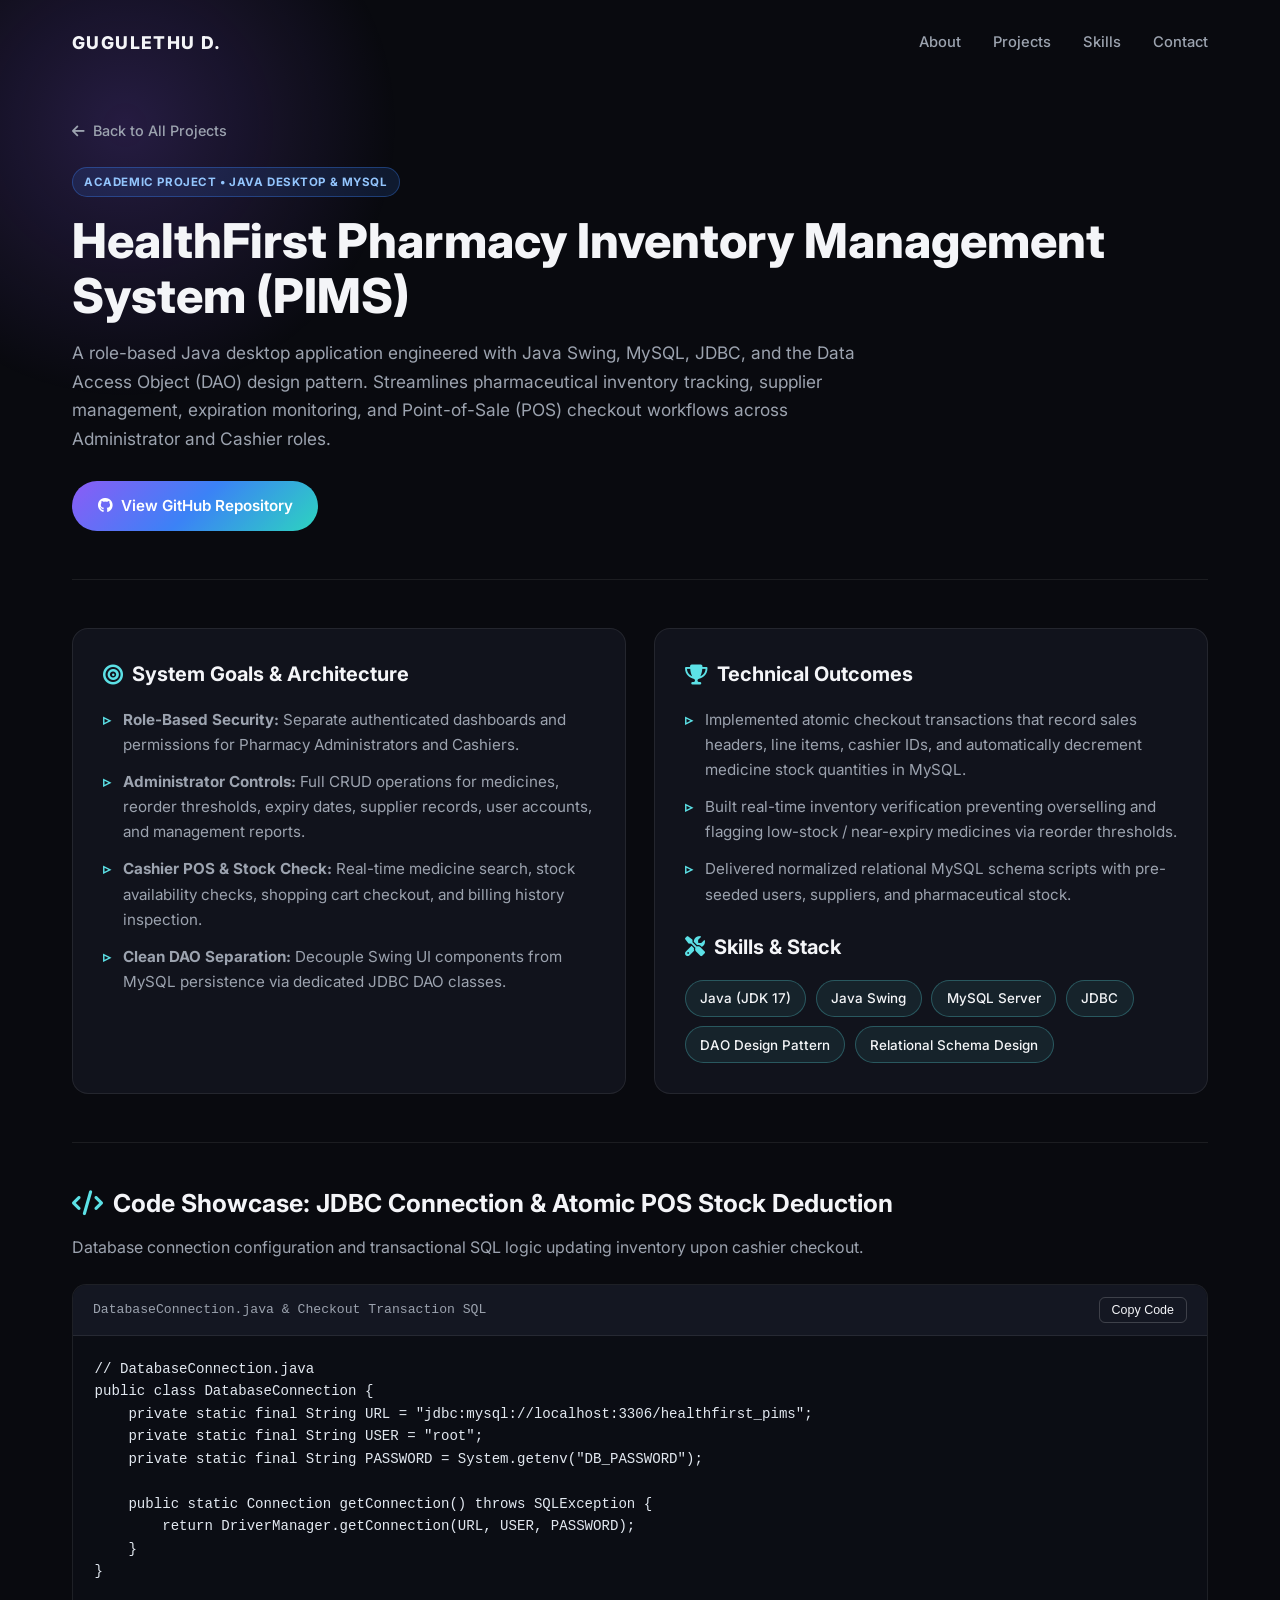
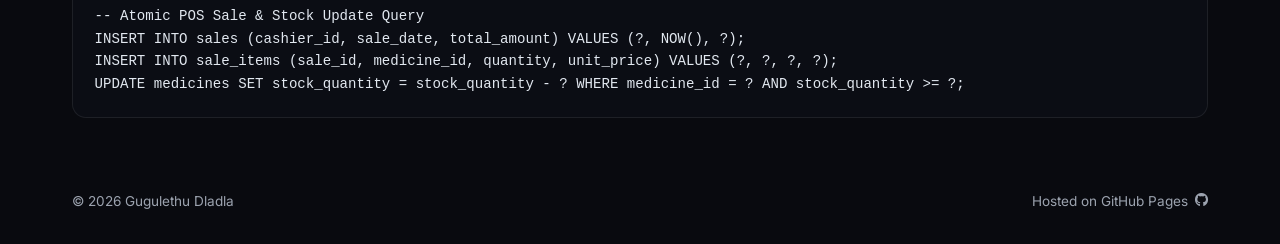
<file: projects/pharmaceutical-pims.html>
<!DOCTYPE html>
<html lang="en">
<head>
  <meta charset="UTF-8" />
  <meta name="viewport" content="width=device-width, initial-scale=1.0" />
  <title>HealthFirst Pharmacy Inventory System | Gugulethu Dladla</title>
  <link rel="preconnect" href="https://fonts.googleapis.com" />
  <link rel="preconnect" href="https://fonts.gstatic.com" crossorigin />
  <link href="https://fonts.googleapis.com/css2?family=Inter:wght@300;400;500;600;700;800&display=swap" rel="stylesheet" />
  <link rel="stylesheet" href="https://cdnjs.cloudflare.com/ajax/libs/font-awesome/6.5.0/css/all.min.css" />
  <link rel="stylesheet" href="../style.css" />
</head>
<body>
  <div class="ambient-glow"></div>

  <header class="navbar">
    <a href="../index.html" class="logo">GUGULETHU D.</a>
    <nav class="nav-links" id="navLinks">
      <a href="../index.html#about">About</a>
      <a href="../index.html#projects">Projects</a>
      <a href="../index.html#skills">Skills</a>
      <a href="../index.html#contact">Contact</a>
    </nav>
    <button class="menu-toggle" id="menuToggle" aria-label="Toggle Menu">
      <i class="fas fa-bars"></i>
    </button>
  </header>

  <main>
    <section class="case-header">
      <a href="../index.html#projects" class="back-link"><i class="fas fa-arrow-left"></i> Back to All Projects</a>
      <div class="case-meta">
        <span class="tag-badge badge-school">Academic Project • Java Desktop &amp; MySQL</span>
      </div>
      <h1>HealthFirst Pharmacy Inventory Management System (PIMS)</h1>
      <p class="case-lead">
        A role-based Java desktop application engineered with Java Swing, MySQL, JDBC, and the Data Access Object (DAO) design pattern. Streamlines pharmaceutical inventory tracking, supplier management, expiration monitoring, and Point-of-Sale (POS) checkout workflows across Administrator and Cashier roles.
      </p>
      <div class="case-actions">
        <a href="https://github.com/Gugulethu-DataAnalyst/pharmaceuaticalDatabseSystem" target="_blank" rel="noopener" class="btn-primary">
          <i class="fab fa-github"></i> View GitHub Repository
        </a>
      </div>
    </section>

    <section class="case-grid-2">
      <div class="detail-card">
        <h2><i class="fas fa-bullseye"></i> System Goals &amp; Architecture</h2>
        <ul class="detail-list">
          <li><strong>Role-Based Security:</strong> Separate authenticated dashboards and permissions for Pharmacy Administrators and Cashiers.</li>
          <li><strong>Administrator Controls:</strong> Full CRUD operations for medicines, reorder thresholds, expiry dates, supplier records, user accounts, and management reports.</li>
          <li><strong>Cashier POS &amp; Stock Check:</strong> Real-time medicine search, stock availability checks, shopping cart checkout, and billing history inspection.</li>
          <li><strong>Clean DAO Separation:</strong> Decouple Swing UI components from MySQL persistence via dedicated JDBC DAO classes.</li>
        </ul>
      </div>

      <div class="detail-card">
        <h2><i class="fas fa-trophy"></i> Technical Outcomes</h2>
        <ul class="detail-list">
          <li>Implemented atomic checkout transactions that record sales headers, line items, cashier IDs, and automatically decrement medicine stock quantities in MySQL.</li>
          <li>Built real-time inventory verification preventing overselling and flagging low-stock / near-expiry medicines via reorder thresholds.</li>
          <li>Delivered normalized relational MySQL schema scripts with pre-seeded users, suppliers, and pharmaceutical stock.</li>
        </ul>
        <h2 style="margin-top: 1.5rem;"><i class="fas fa-tools"></i> Skills &amp; Stack</h2>
        <div class="skills-pills">
          <span class="skill-pill">Java (JDK 17)</span>
          <span class="skill-pill">Java Swing</span>
          <span class="skill-pill">MySQL Server</span>
          <span class="skill-pill">JDBC</span>
          <span class="skill-pill">DAO Design Pattern</span>
          <span class="skill-pill">Relational Schema Design</span>
        </div>
      </div>
    </section>

    <section class="case-block">
      <h2><i class="fas fa-code"></i> Code Showcase: JDBC Connection &amp; Atomic POS Stock Deduction</h2>
      <p>Database connection configuration and transactional SQL logic updating inventory upon cashier checkout.</p>
      <div class="code-window">
        <div class="code-window-header">
          <span>DatabaseConnection.java &amp; Checkout Transaction SQL</span>
          <button class="copy-code-btn">Copy Code</button>
        </div>
        <pre>// DatabaseConnection.java
public class DatabaseConnection {
    private static final String URL = "jdbc:mysql://localhost:3306/healthfirst_pims";
    private static final String USER = "root";
    private static final String PASSWORD = System.getenv("DB_PASSWORD");

    public static Connection getConnection() throws SQLException {
        return DriverManager.getConnection(URL, USER, PASSWORD);
    }
}

-- Atomic POS Sale &amp; Stock Update Query
INSERT INTO sales (cashier_id, sale_date, total_amount) VALUES (?, NOW(), ?);
INSERT INTO sale_items (sale_id, medicine_id, quantity, unit_price) VALUES (?, ?, ?, ?);
UPDATE medicines SET stock_quantity = stock_quantity - ? WHERE medicine_id = ? AND stock_quantity &gt;= ?;</pre>
      </div>
    </section>

    <!--I will update this in the next sprint
    <section class="case-block">
      <h2><i class="fas fa-desktop"></i> Application Interface &amp; Reporting Views</h2>
      <p>Administrator inventory dashboard, POS checkout screen, and MySQL relational schema views.</p>
      <div class="visual-showcase">
        <img src="../assets/images/pims-screenshot.png" alt="HealthFirst Pharmacy Inventory System Screenshot" />
        <p class="visual-caption">Save your Java Swing UI or database diagram screenshot as <code>assets/images/pims-screenshot.png</code> to display it here.</p>
      </div>
    </section>
-->
    
  </main>

  <footer class="footer">
    <span>&copy; 2026 Gugulethu Dladla</span>
    <a href="https://github.com/Gugulethu-DataAnalyst" target="_blank" rel="noopener" class="gh-badge">
      Hosted on GitHub Pages <i class="fab fa-github"></i>
    </a>
  </footer>
  <script src="../script.js"></script>
</body>
</html>
</file>
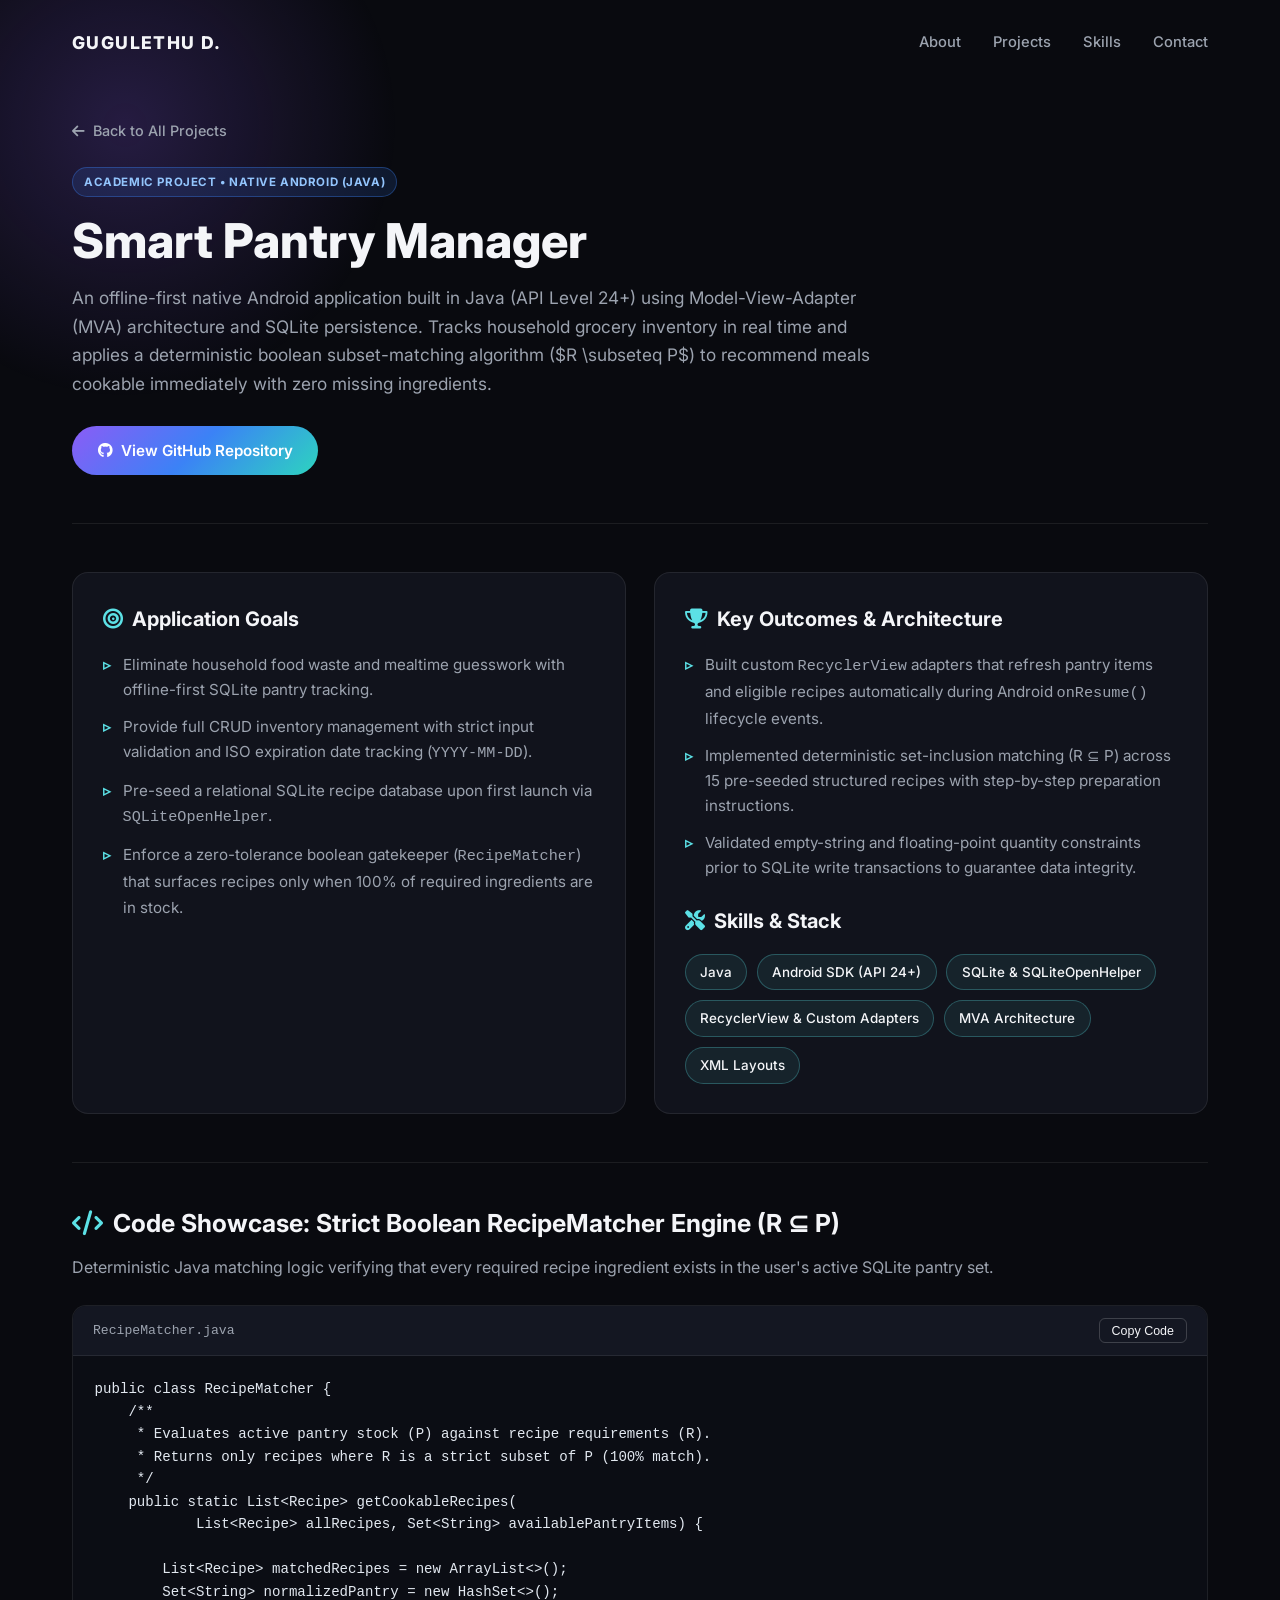
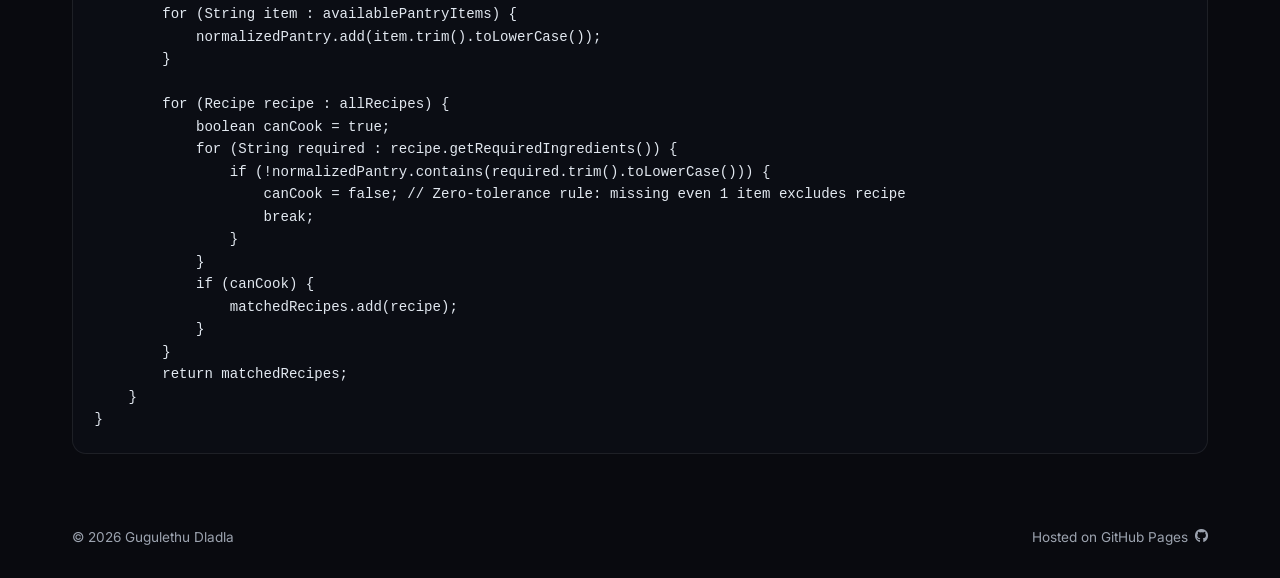
<file: projects/smart-pantry-manager.html>
<!DOCTYPE html>
<html lang="en">
<head>
  <meta charset="UTF-8" />
  <meta name="viewport" content="width=device-width, initial-scale=1.0" />
  <title>Smart Pantry Manager (Android) | Gugulethu Dladla</title>
  <link rel="preconnect" href="https://fonts.googleapis.com" />
  <link rel="preconnect" href="https://fonts.gstatic.com" crossorigin />
  <link href="https://fonts.googleapis.com/css2?family=Inter:wght@300;400;500;600;700;800&display=swap" rel="stylesheet" />
  <link rel="stylesheet" href="https://cdnjs.cloudflare.com/ajax/libs/font-awesome/6.5.0/css/all.min.css" />
  <link rel="stylesheet" href="../style.css" />
</head>
<body>
  <div class="ambient-glow"></div>

  <header class="navbar">
    <a href="../index.html" class="logo">GUGULETHU D.</a>
    <nav class="nav-links" id="navLinks">
      <a href="../index.html#about">About</a>
      <a href="../index.html#projects">Projects</a>
      <a href="../index.html#skills">Skills</a>
      <a href="../index.html#contact">Contact</a>
    </nav>
    <button class="menu-toggle" id="menuToggle" aria-label="Toggle Menu">
      <i class="fas fa-bars"></i>
    </button>
  </header>

  <main>
    <section class="case-header">
      <a href="../index.html#projects" class="back-link"><i class="fas fa-arrow-left"></i> Back to All Projects</a>
      <div class="case-meta">
        <span class="tag-badge badge-school">Academic Project • Native Android (Java)</span>
      </div>
      <h1>Smart Pantry Manager</h1>
      <p class="case-lead">
        An offline-first native Android application built in Java (API Level 24+) using Model-View-Adapter (MVA) architecture and SQLite persistence. Tracks household grocery inventory in real time and applies a deterministic boolean subset-matching algorithm ($R \subseteq P$) to recommend meals cookable immediately with zero missing ingredients.
      </p>
      <div class="case-actions">
        <a href="https://github.com/Gugulethu-DataAnalyst/SmartPantryManager" target="_blank" rel="noopener" class="btn-primary">
          <i class="fab fa-github"></i> View GitHub Repository
        </a>
      </div>
    </section>

    <section class="case-grid-2">
      <div class="detail-card">
        <h2><i class="fas fa-bullseye"></i> Application Goals</h2>
        <ul class="detail-list">
          <li>Eliminate household food waste and mealtime guesswork with offline-first SQLite pantry tracking.</li>
          <li>Provide full CRUD inventory management with strict input validation and ISO expiration date tracking (<code>YYYY-MM-DD</code>).</li>
          <li>Pre-seed a relational SQLite recipe database upon first launch via <code>SQLiteOpenHelper</code>.</li>
          <li>Enforce a zero-tolerance boolean gatekeeper (<code>RecipeMatcher</code>) that surfaces recipes only when 100% of required ingredients are in stock.</li>
        </ul>
      </div>

      <div class="detail-card">
        <h2><i class="fas fa-trophy"></i> Key Outcomes &amp; Architecture</h2>
        <ul class="detail-list">
          <li>Built custom <code>RecyclerView</code> adapters that refresh pantry items and eligible recipes automatically during Android <code>onResume()</code> lifecycle events.</li>
          <li>Implemented deterministic set-inclusion matching (R &sube; P) across 15 pre-seeded structured recipes with step-by-step preparation instructions.</li>
          <li>Validated empty-string and floating-point quantity constraints prior to SQLite write transactions to guarantee data integrity.</li>
        </ul>
        <h2 style="margin-top: 1.5rem;"><i class="fas fa-tools"></i> Skills &amp; Stack</h2>
        <div class="skills-pills">
          <span class="skill-pill">Java</span>
          <span class="skill-pill">Android SDK (API 24+)</span>
          <span class="skill-pill">SQLite &amp; SQLiteOpenHelper</span>
          <span class="skill-pill">RecyclerView &amp; Custom Adapters</span>
          <span class="skill-pill">MVA Architecture</span>
          <span class="skill-pill">XML Layouts</span>
        </div>
      </div>
    </section>

    <section class="case-block">
      <h2><i class="fas fa-code"></i> Code Showcase: Strict Boolean RecipeMatcher Engine (R &sube; P)</h2>
      <p>Deterministic Java matching logic verifying that every required recipe ingredient exists in the user's active SQLite pantry set.</p>
      <div class="code-window">
        <div class="code-window-header">
          <span>RecipeMatcher.java</span>
          <button class="copy-code-btn">Copy Code</button>
        </div>
        <pre>public class RecipeMatcher {
    /**
     * Evaluates active pantry stock (P) against recipe requirements (R).
     * Returns only recipes where R is a strict subset of P (100% match).
     */
    public static List&lt;Recipe&gt; getCookableRecipes(
            List&lt;Recipe&gt; allRecipes, Set&lt;String&gt; availablePantryItems) {
        
        List&lt;Recipe&gt; matchedRecipes = new ArrayList&lt;&gt;();
        Set&lt;String&gt; normalizedPantry = new HashSet&lt;&gt;();
        for (String item : availablePantryItems) {
            normalizedPantry.add(item.trim().toLowerCase());
        }

        for (Recipe recipe : allRecipes) {
            boolean canCook = true;
            for (String required : recipe.getRequiredIngredients()) {
                if (!normalizedPantry.contains(required.trim().toLowerCase())) {
                    canCook = false; // Zero-tolerance rule: missing even 1 item excludes recipe
                    break;
                }
            }
            if (canCook) {
                matchedRecipes.add(recipe);
            }
        }
        return matchedRecipes;
    }
}</pre>
      </div>
    </section>

    <!--I will update this in the next sprint
    <section class="case-block">
      <h2><i class="fas fa-mobile-alt"></i> App Interface &amp; Recipe Matcher Screenshots</h2>
      <p>Pantry inventory list, expiration date tracking, and matched recipe instructions on Android.</p>
      <div class="visual-showcase">
        <img src="../assets/images/smartpantry-screenshot.png" alt="Smart Pantry Manager Android App Screenshot" />
        <p class="visual-caption">Save your Android emulator or device screenshot as <code>assets/images/smartpantry-screenshot.png</code> to display it here.</p>
      </div>
    </section>

-->
  </main>

  <footer class="footer">
    <span>&copy; 2026 Gugulethu Dladla</span>
    <a href="https://github.com/Gugulethu-DataAnalyst" target="_blank" rel="noopener" class="gh-badge">
      Hosted on GitHub Pages <i class="fab fa-github"></i>
    </a>
  </footer>
  <script src="../script.js"></script>
</body>
</html>
</file>
<file: style.css>
:root {
  --bg-main: #090a0f;
  --bg-card: #11131c;
  --bg-code: #0b0d14;
  --border-subtle: rgba(255, 255, 255, 0.08);
  --text-primary: #f4f5f8;
  --text-secondary: #9ca3af;
  --accent-cyan: #5ce1e6;
  --accent-purple: #8b5cf6;
  --gradient-primary: linear-gradient(135deg, #8b5cf6 0%, #3b82f6 50%, #2dd4bf 100%);
}

* {
  margin: 0;
  padding: 0;
  box-sizing: border-box;
}

html {
  scroll-behavior: smooth;
}

body {
  font-family: 'Inter', sans-serif;
  background-color: var(--bg-main);
  color: var(--text-primary);
  line-height: 1.65;
  overflow-x: hidden;
  position: relative;
}

.ambient-glow {
  position: fixed;
  top: -150px;
  left: -150px;
  width: 550px;
  height: 550px;
  background: radial-gradient(circle, rgba(139, 92, 246, 0.22) 0%, rgba(9, 10, 15, 0) 70%);
  pointer-events: none;
  z-index: -1;
}

/* Navbar */
.navbar {
  max-width: 1200px;
  margin: 0 auto;
  padding: 1.75rem 2rem;
  display: flex;
  justify-content: space-between;
  align-items: center;
}

.logo {
  font-weight: 800;
  font-size: 1.1rem;
  letter-spacing: 0.08em;
  color: var(--text-primary);
  text-decoration: none;
}

.nav-links {
  display: flex;
  align-items: center;
  gap: 2rem;
}

.nav-links a {
  color: var(--text-secondary);
  text-decoration: none;
  font-size: 0.92rem;
  font-weight: 500;
  transition: color 0.2s ease;
}

.nav-links a:hover {
  color: var(--text-primary);
}

.btn-outline-sm {
  padding: 0.45rem 1.1rem;
  border: 1px solid rgba(255, 255, 255, 0.25);
  border-radius: 999px;
  color: var(--text-primary) !important;
}

.btn-outline-sm:hover {
  border-color: var(--accent-cyan);
}

.menu-toggle {
  display: none;
  background: none;
  border: none;
  color: var(--text-primary);
  font-size: 1.4rem;
  cursor: pointer;
}

main {
  max-width: 1200px;
  margin: 0 auto;
  padding: 0 2rem;
}

/* Hero Section */
.hero {
  min-height: 76vh;
  display: grid;
  grid-template-columns: 1.15fr 0.85fr;
  align-items: center;
  gap: 3rem;
  padding: 2rem 0 4rem;
}

.hero h1 {
  font-size: clamp(2.5rem, 4.5vw, 3.8rem);
  font-weight: 800;
  line-height: 1.12;
  letter-spacing: -0.02em;
  margin-bottom: 1.25rem;
}

.accent-text {
  color: var(--accent-cyan);
}

.hero-subtitle {
  color: var(--text-secondary);
  font-size: 1.05rem;
  max-width: 540px;
  margin-bottom: 2rem;
}

.hero-cta {
  display: flex;
  flex-wrap: wrap;
  gap: 1rem;
  margin-bottom: 2rem;
}

.btn-primary {
  background: var(--gradient-primary);
  color: #ffffff;
  padding: 0.75rem 1.6rem;
  border-radius: 999px;
  text-decoration: none;
  font-weight: 600;
  font-size: 0.95rem;
  border: none;
  cursor: pointer;
  display: inline-flex;
  align-items: center;
  gap: 0.5rem;
  transition: transform 0.2s ease, opacity 0.2s ease;
}

.btn-primary:hover {
  transform: translateY(-2px);
  opacity: 0.92;
}

.btn-secondary {
  background: transparent;
  color: var(--text-primary);
  padding: 0.75rem 1.6rem;
  border-radius: 999px;
  text-decoration: none;
  font-weight: 500;
  font-size: 0.95rem;
  border: 1px solid rgba(255, 255, 255, 0.22);
  cursor: pointer;
  display: inline-flex;
  align-items: center;
  gap: 0.5rem;
  transition: border-color 0.2s ease, background 0.2s ease;
}

.btn-secondary:hover {
  border-color: var(--accent-cyan);
  background: rgba(92, 225, 230, 0.06);
}

.hero-socials {
  display: flex;
  gap: 1.25rem;
}

.hero-socials a {
  color: var(--text-secondary);
  font-size: 1.35rem;
  transition: color 0.2s ease, transform 0.2s ease;
}

.hero-socials a:hover {
  color: var(--accent-cyan);
  transform: translateY(-2px);
}

/* Visual Frame */
.visual-frame {
  position: relative;
  width: 100%;
  height: 440px;
  border-radius: 20px;
  background: radial-gradient(circle at 50% 35%, #2a2440 0%, #11131c 65%, #090a0f 100%);
  border: 1px solid rgba(92, 225, 230, 0.28);
  box-shadow: 0 0 45px rgba(139, 92, 246, 0.18);
  overflow: hidden;
  display: flex;
  align-items: flex-end;
  justify-content: center;
}

#waveCanvas {
  position: absolute;
  inset: 0;
  width: 100%;
  height: 100%;
  z-index: 1;
}

.profile-portrait {
  position: relative;
  z-index: 2;
  height: 92%;
  width: auto;
  max-width: 100%;
  object-fit: contain;
  object-position: bottom center;
  mix-blend-mode: luminosity;
  filter: contrast(1.15) brightness(0.88);
  border-radius: 12px;
  mask-image: radial-gradient(ellipse 68% 72% at 50% 42%, #000 58%, transparent 96%);
  -webkit-mask-image: radial-gradient(ellipse 68% 72% at 50% 42%, #000 58%, transparent 96%);
}

.visual-overlay {
  position: absolute;
  inset: 1.25rem;
  z-index: 3;
  display: flex;
  flex-direction: column;
  justify-content: space-between;
  pointer-events: none;
}

.status-badge {
  align-self: flex-start;
  background: rgba(17, 19, 28, 0.85);
  border: 1px solid var(--border-subtle);
  padding: 0.45rem 0.9rem;
  border-radius: 999px;
  font-size: 0.8rem;
  color: var(--text-primary);
  display: inline-flex;
  align-items: center;
  gap: 0.5rem;
}

.pulse-dot {
  width: 8px;
  height: 8px;
  border-radius: 50%;
  background: var(--accent-cyan);
  box-shadow: 0 0 10px var(--accent-cyan);
}

.code-snippet {
  background: rgba(9, 10, 15, 0.78);
  backdrop-filter: blur(8px);
  border: 1px solid var(--border-subtle);
  border-radius: 12px;
  padding: 1rem 1.25rem;
  font-family: monospace;
  font-size: 0.88rem;
  color: #cbd5e1;
}

.code-snippet span {
  color: var(--accent-cyan);
  font-weight: 600;
}

/* Sections */
.section {
  padding: 4.5rem 0;
  border-top: 1px solid var(--border-subtle);
}

.section-header {
  display: flex;
  justify-content: space-between;
  align-items: center;
  flex-wrap: wrap;
  gap: 1rem;
  margin-bottom: 2.5rem;
}

.section-header h2 {
  font-size: 1.85rem;
  font-weight: 700;
}

.filter-tabs {
  display: flex;
  flex-wrap: wrap;
  gap: 0.5rem;
}

.filter-btn {
  background: var(--bg-card);
  color: var(--text-secondary);
  border: 1px solid var(--border-subtle);
  padding: 0.45rem 1rem;
  border-radius: 999px;
  font-size: 0.85rem;
  cursor: pointer;
  transition: all 0.2s ease;
}

.filter-btn.active,
.filter-btn:hover {
  color: var(--text-primary);
  border-color: var(--accent-cyan);
}

/* Projects Grid & Cards */
.projects-grid {
  display: grid;
  grid-template-columns: repeat(auto-fit, minmax(310px, 1fr));
  gap: 1.5rem;
}

.project-card {
  background: var(--bg-card);
  border: 1px solid var(--border-subtle);
  border-radius: 16px;
  padding: 1.75rem;
  display: flex;
  flex-direction: column;
  justify-content: space-between;
  transition: transform 0.25s ease, border-color 0.25s ease;
}

.project-card:hover {
  transform: translateY(-4px);
  border-color: rgba(92, 225, 230, 0.45);
}

.card-top {
  display: flex;
  justify-content: space-between;
  align-items: center;
  margin-bottom: 0.9rem;
}

.tag-badge {
  font-size: 0.72rem;
  font-weight: 700;
  text-transform: uppercase;
  letter-spacing: 0.05em;
  padding: 0.28rem 0.7rem;
  border-radius: 999px;
}

.badge-active {
  background: rgba(92, 225, 230, 0.14);
  color: var(--accent-cyan);
  border: 1px solid rgba(92, 225, 230, 0.35);
}

.badge-self {
  background: rgba(139, 92, 246, 0.14);
  color: #c4b5fd;
  border: 1px solid rgba(139, 92, 246, 0.35);
}

.badge-school {
  background: rgba(59, 130, 246, 0.14);
  color: #93c5fd;
  border: 1px solid rgba(59, 130, 246, 0.35);
}

.card-top a {
  color: var(--text-secondary);
  font-size: 1.15rem;
  transition: color 0.2s ease;
}

.card-top a:hover {
  color: var(--text-primary);
}

.tech-line {
  display: block;
  font-size: 0.78rem;
  color: var(--accent-cyan);
  font-weight: 600;
  margin-bottom: 0.45rem;
}

.project-card h3 {
  font-size: 1.22rem;
  margin-bottom: 0.65rem;
}

.project-card p {
  color: var(--text-secondary);
  font-size: 0.92rem;
  margin-bottom: 1.35rem;
}

.card-link {
  color: var(--text-primary);
  text-decoration: none;
  font-size: 0.88rem;
  font-weight: 600;
  display: inline-flex;
  align-items: center;
  gap: 0.45rem;
  transition: color 0.2s ease, gap 0.2s ease;
}

.card-link:hover {
  color: var(--accent-cyan);
  gap: 0.7rem;
}

/* Skills */
.skills-grid {
  display: grid;
  grid-template-columns: repeat(auto-fit, minmax(280px, 1fr));
  gap: 1.5rem;
}

.skill-box {
  background: var(--bg-card);
  border: 1px solid var(--border-subtle);
  border-radius: 16px;
  padding: 1.6rem;
}

.skill-box h4 {
  font-size: 1.05rem;
  margin-bottom: 0.6rem;
  display: flex;
  align-items: center;
  gap: 0.6rem;
}

.skill-box h4 i {
  color: var(--accent-cyan);
}

.skill-box p {
  color: var(--text-secondary);
  font-size: 0.92rem;
}

/* Contact & Footer */
.contact-card {
  background: linear-gradient(145deg, #131624 0%, #0e1018 100%);
  border: 1px solid var(--border-subtle);
  border-radius: 20px;
  padding: 3rem 2rem;
  text-align: center;
}

.contact-card h2 {
  font-size: 2rem;
  margin-bottom: 0.75rem;
}

.contact-card p {
  color: var(--text-secondary);
  max-width: 540px;
  margin: 0 auto 2rem;
}

.contact-actions {
  display: flex;
  justify-content: center;
  flex-wrap: wrap;
  gap: 1rem;
}

.footer {
  max-width: 1200px;
  margin: 0 auto;
  padding: 2rem;
  display: flex;
  justify-content: space-between;
  align-items: center;
  color: var(--text-secondary);
  font-size: 0.85rem;
}

.gh-badge {
  color: var(--text-secondary);
  text-decoration: none;
  display: inline-flex;
  align-items: center;
  gap: 0.45rem;
  transition: color 0.2s ease;
}

.gh-badge:hover {
  color: var(--text-primary);
}

/* =========================================================
   DEDICATED PROJECT CASE-STUDY PAGE STYLES
   ========================================================= */
.case-header {
  padding: 2rem 0 3rem;
  border-bottom: 1px solid var(--border-subtle);
}

.back-link {
  display: inline-flex;
  align-items: center;
  gap: 0.5rem;
  color: var(--text-secondary);
  text-decoration: none;
  font-size: 0.9rem;
  font-weight: 500;
  margin-bottom: 1.5rem;
  transition: color 0.2s ease;
}

.back-link:hover {
  color: var(--accent-cyan);
}

.case-meta {
  display: flex;
  flex-wrap: wrap;
  align-items: center;
  gap: 1rem;
  margin-bottom: 1rem;
}

.case-header h1 {
  font-size: clamp(2rem, 4vw, 3rem);
  font-weight: 800;
  line-height: 1.15;
  margin-bottom: 1rem;
}

.case-lead {
  color: var(--text-secondary);
  font-size: 1.08rem;
  max-width: 820px;
  margin-bottom: 1.75rem;
}

.case-actions {
  display: flex;
  flex-wrap: wrap;
  gap: 1rem;
}

.case-grid-2 {
  display: grid;
  grid-template-columns: repeat(auto-fit, minmax(320px, 1fr));
  gap: 1.75rem;
  padding: 3rem 0;
}

.detail-card {
  background: var(--bg-card);
  border: 1px solid var(--border-subtle);
  border-radius: 16px;
  padding: 1.85rem;
}

.detail-card h2 {
  font-size: 1.25rem;
  margin-bottom: 1rem;
  display: flex;
  align-items: center;
  gap: 0.6rem;
}

.detail-card h2 i {
  color: var(--accent-cyan);
}

.detail-list {
  list-style: none;
  display: flex;
  flex-direction: column;
  gap: 0.75rem;
  color: var(--text-secondary);
  font-size: 0.95rem;
}

.detail-list li {
  padding-left: 1.25rem;
  position: relative;
}

.detail-list li::before {
  content: "▹";
  position: absolute;
  left: 0;
  color: var(--accent-cyan);
  font-weight: bold;
}

.skills-pills {
  display: flex;
  flex-wrap: wrap;
  gap: 0.6rem;
  margin-top: 0.5rem;
}

.skill-pill {
  background: rgba(92, 225, 230, 0.08);
  border: 1px solid rgba(92, 225, 230, 0.28);
  color: var(--text-primary);
  padding: 0.4rem 0.9rem;
  border-radius: 999px;
  font-size: 0.84rem;
  font-weight: 500;
}

/* Code / SQL Showcase Box */
.case-block {
  padding: 2.5rem 0;
  border-top: 1px solid var(--border-subtle);
}

.case-block h2 {
  font-size: 1.55rem;
  margin-bottom: 0.65rem;
  display: flex;
  align-items: center;
  gap: 0.65rem;
}

.case-block h2 i {
  color: var(--accent-cyan);
}

.case-block > p {
  color: var(--text-secondary);
  margin-bottom: 1.5rem;
}

.code-window {
  background: var(--bg-code);
  border: 1px solid var(--border-subtle);
  border-radius: 14px;
  overflow: hidden;
}

.code-window-header {
  background: #141722;
  padding: 0.75rem 1.25rem;
  display: flex;
  justify-content: space-between;
  align-items: center;
  border-bottom: 1px solid var(--border-subtle);
  font-size: 0.82rem;
  color: var(--text-secondary);
  font-family: monospace;
}

.copy-code-btn {
  background: transparent;
  border: 1px solid rgba(255, 255, 255, 0.18);
  color: var(--text-primary);
  padding: 0.3rem 0.75rem;
  border-radius: 6px;
  font-size: 0.78rem;
  cursor: pointer;
  transition: border-color 0.2s ease;
}

.copy-code-btn:hover {
  border-color: var(--accent-cyan);
}

.code-window pre {
  padding: 1.35rem;
  overflow-x: auto;
  font-family: 'Consolas', 'Monaco', monospace;
  font-size: 0.88rem;
  line-height: 1.6;
  color: #e2e8f0;
}

/* Dashboard / Visual Screenshot Showcase */
.visual-showcase {
  background: var(--bg-card);
  border: 1px dashed rgba(92, 225, 230, 0.35);
  border-radius: 16px;
  padding: 1.5rem;
  text-align: center;
}

.visual-showcase img {
  width: 100%;
  max-height: 540px;
  object-fit: contain;
  border-radius: 10px;
  display: block;
  margin: 0 auto;
}

.visual-caption {
  color: var(--text-secondary);
  font-size: 0.86rem;
  margin-top: 1rem;
}

/* Responsive */
@media (max-width: 860px) {
  .hero {
    grid-template-columns: 1fr;
  }

  .menu-toggle {
    display: block;
  }

  .nav-links {
    display: none;
    position: absolute;
    top: 72px;
    right: 2rem;
    background: var(--bg-card);
    border: 1px solid var(--border-subtle);
    border-radius: 14px;
    padding: 1.25rem;
    flex-direction: column;
    align-items: flex-start;
    z-index: 50;
  }

  .nav-links.open {
    display: flex;
  }
}
</file>
